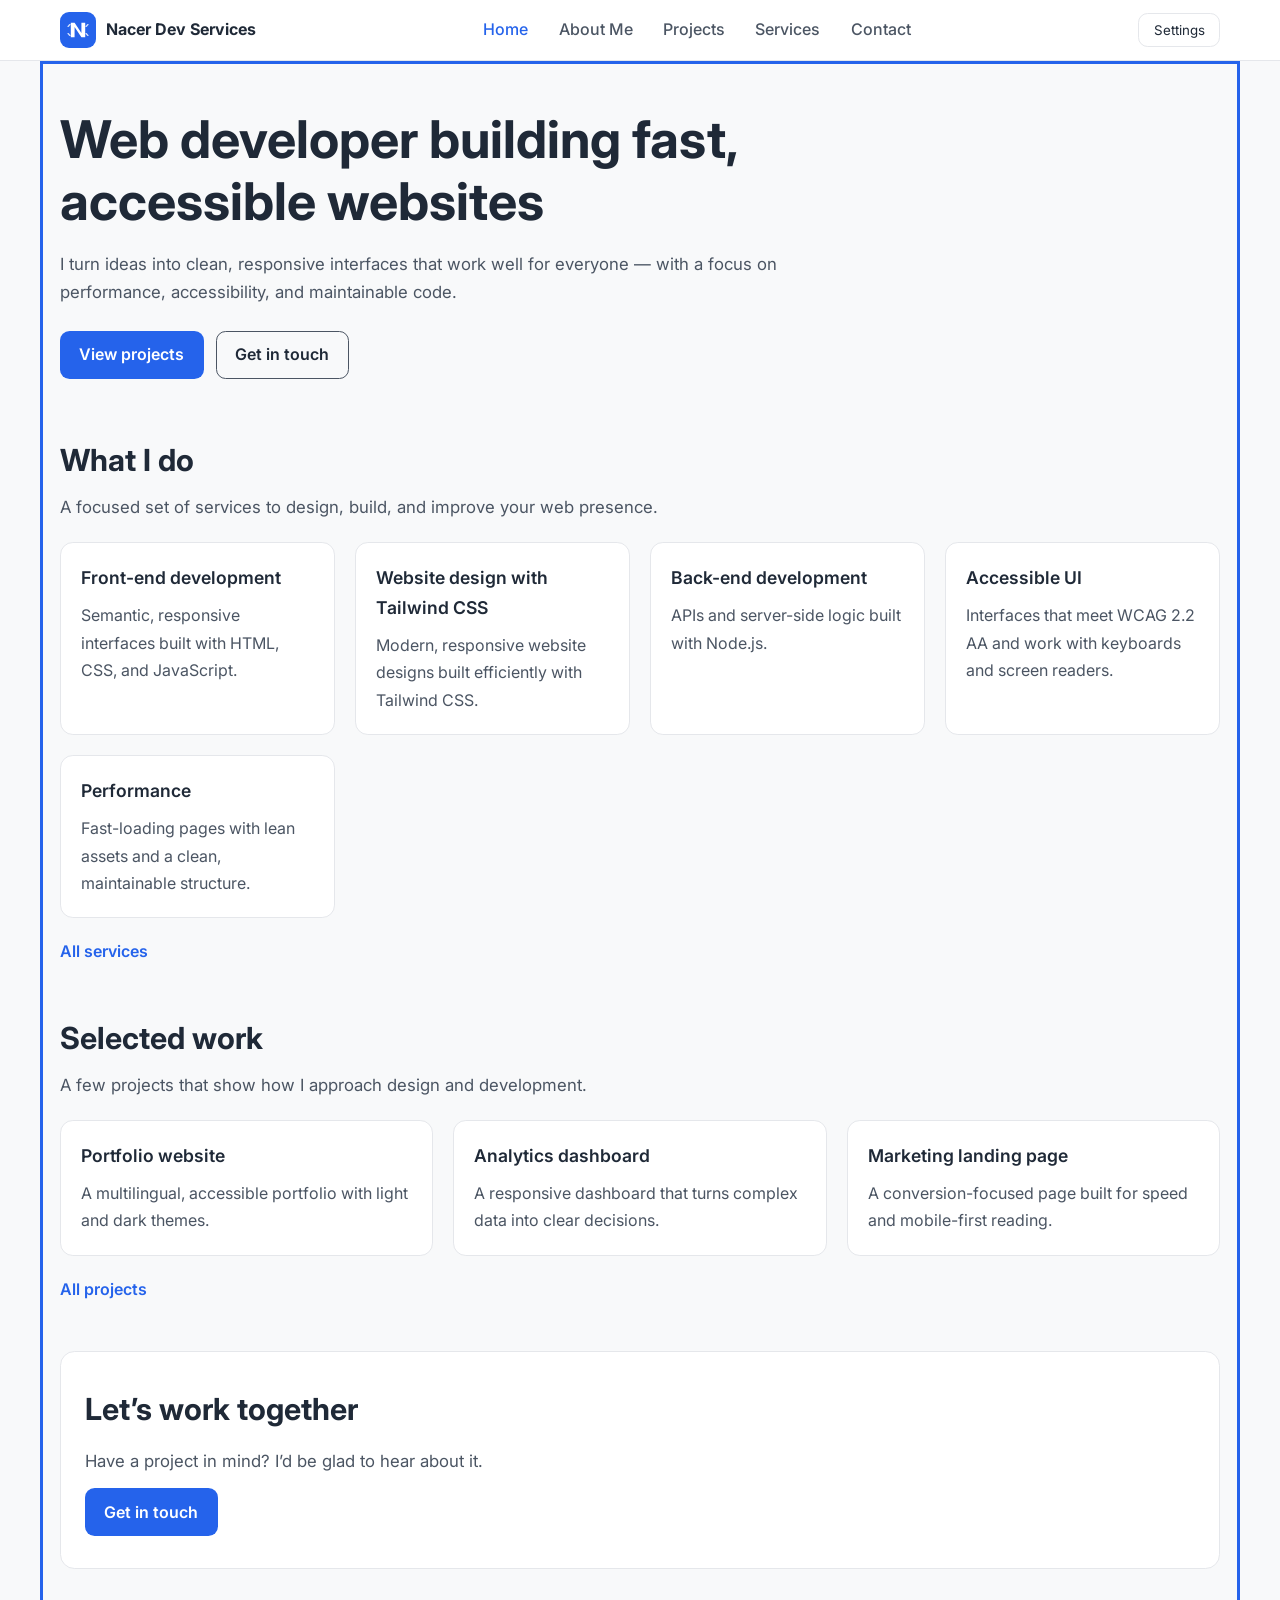
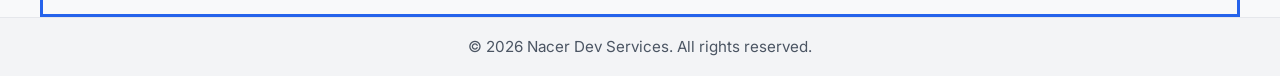
<file: index.html>
<!DOCTYPE html>
<html lang="en" dir="ltr">

<head>
  <meta charset="UTF-8">
  <meta name="viewport" content="width=device-width, initial-scale=1.0">
  <title>Nacer Dev Services | Frontend Web Developer</title>
  <meta property="og:type" content="website">
  <meta property="og:site_name" content="Nacer Dev Services">
  <meta property="og:title" content="Nacer Dev Services | Frontend Web Developer">
  <meta name="twitter:card" content="summary">
  <meta name="twitter:title" content="Nacer Dev Services | Frontend Web Developer">
  <link rel="preconnect" href="https://fonts.googleapis.com">
  <link rel="preconnect" href="https://fonts.gstatic.com" crossorigin>
  <link href="https://fonts.googleapis.com/css2?family=Inter:wght@400;500;600;700&family=Tajawal:wght@400;500;700&display=swap" rel="stylesheet">
  <link rel="stylesheet" href="style.css">
</head>

<body data-page="home">
  <!-- رابط التخطي إلى المحتوى الرئيسي (WCAG 2.4.1) -->
  <a class="skip-link" href="#main-content" data-i18n="skipToContent">Skip to main content</a>

  <!-- الهيدر المشترك -->
  <header class="site-header" id="site-header">
    <div class="header-container">
      <div class="header-left">
        <button class="menu-toggle" id="menu-toggle" type="button" aria-expanded="false" aria-controls="sidebar" data-i18n-aria-label="openMenu">
          <span class="menu-toggle-bar"></span>
          <span class="menu-toggle-bar"></span>
          <span class="menu-toggle-bar"></span>
        </button>
        <a class="site-logo" href="index.html" data-i18n-aria-label="logoLabel" aria-label="Nacer Dev Services">
          <svg class="site-logo-svg" width="40" height="40" viewBox="0 0 40 40" fill="none" xmlns="http://www.w3.org/2000/svg" aria-hidden="true">
            <rect width="40" height="40" rx="10" fill="var(--accent)"/>
            <path d="M12 28V12H16.2L23.8 23.2V12H28V28H23.8L16.2 16.8V28H12Z" fill="var(--accent-contrast)"/>
            <path d="M9 16L11 14M9 24L11 26M29 16L31 14M29 24L31 26" stroke="var(--accent-contrast)" stroke-width="1.5" stroke-linecap="round" opacity="0.8"/>
            <path d="M14 19H15M25 19H26" stroke="var(--accent-contrast)" stroke-width="1.5" stroke-linecap="round"/>
          </svg>
          <span class="site-logo-text">Nacer Dev Services</span>
        </a>
      </div>
      <nav class="nav-desktop" aria-label="Main navigation">
        <ul class="nav-desktop-list">
          <li class="nav-desktop-item">
            <a class="nav-desktop-link is-active" href="index.html" data-page="home" data-i18n="navHome">Home</a>
          </li>
          <li class="nav-desktop-item">
            <a class="nav-desktop-link" href="about.html" data-page="about" data-i18n="navAbout">About Me</a>
          </li>
          <li class="nav-desktop-item">
            <a class="nav-desktop-link" href="projects.html" data-page="projects" data-i18n="navProjects">Projects</a>
          </li>
          <li class="nav-desktop-item">
            <a class="nav-desktop-link" href="services.html" data-page="services" data-i18n="navServices">Services</a>
          </li>
          <li class="nav-desktop-item">
            <a class="nav-desktop-link" href="contact.html" data-page="contact" data-i18n="navContact">Contact</a>
          </li>
        </ul>
      </nav>
      <div class="header-actions">
        <div class="settings-dropdown" id="settings-dropdown">
          <button class="settings-toggle" id="settings-toggle" type="button" aria-expanded="false" aria-controls="settings-panel" data-i18n="settingsTitle">
            <svg class="settings-toggle-icon" width="18" height="18" viewBox="0 0 24 24" fill="none" stroke="currentColor" stroke-width="2" stroke-linecap="round" stroke-linejoin="round" aria-hidden="true">
              <circle cx="12" cy="12" r="3"></circle>
              <path d="M19.4 15a1.65 1.65 0 0 0 .33 1.82l.06.06a2 2 0 0 1 0 2.83 2 2 0 0 1-2.83 0l-.06-.06a1.65 1.65 0 0 0-1.82-.33 1.65 1.65 0 0 0-1 1.51V21a2 2 0 0 1-2 2 2 2 0 0 1-2-2v-.09A1.65 1.65 0 0 0 9 19.4a1.65 1.65 0 0 0-1.82.33l-.06.06a2 2 0 0 1-2.83 0 2 2 0 0 1 0-2.83l.06-.06a1.65 1.65 0 0 0 .33-1.82 1.65 1.65 0 0 0-1.51-1H3a2 2 0 0 1-2-2 2 2 0 0 1 2-2h.09A1.65 1.65 0 0 0 4.6 9a1.65 1.65 0 0 0-.33-1.82l-.06-.06a2 2 0 0 1 0-2.83 2 2 0 0 1 2.83 0l.06.06a1.65 1.65 0 0 0 1.82.33H9a1.65 1.65 0 0 0 1-1.51V3a2 2 0 0 1 2-2 2 2 0 0 1 2 2v.09a1.65 1.65 0 0 0 1 1.51 1.65 1.65 0 0 0 1.82-.33l.06-.06a2 2 0 0 1 2.83 0 2 2 0 0 1 0 2.83l-.06.06a1.65 1.65 0 0 0-.33 1.82V9a1.65 1.65 0 0 0 1.51 1H21a2 2 0 0 1 2 2 2 2 0 0 1-2 2h-.09a1.65 1.65 0 0 0-1.51 1z"></path>
            </svg>
            <span data-i18n="settingsTitle">Settings</span>
          </button>
          <div class="settings-panel" id="settings-panel" role="group" aria-labelledby="settings-panel-title">
            <div class="settings-panel-header">
              <span class="settings-panel-title" id="settings-panel-title" data-i18n="settingsTitle">Settings</span>
              <button class="settings-panel-close" id="settings-panel-close" type="button" data-i18n-aria-label="closeSettings">
                <span aria-hidden="true">&times;</span>
              </button>
            </div>
            <div class="settings-panel-section">
              <span class="settings-panel-label" data-i18n="appearance">Appearance</span>
              <div class="theme-toggle-group" role="group" data-i18n-aria-label="appearance">
                <button class="theme-option is-active" type="button" data-theme="light" aria-pressed="true" data-i18n="light">Light Mode</button>
                <button class="theme-option" type="button" data-theme="dark" aria-pressed="false" data-i18n="dark">Dark Mode</button>
              </div>
            </div>
            <div class="settings-panel-section">
              <label class="settings-panel-label" for="font-size-select-header" data-i18n="fontSize">Font size</label>
              <select class="language-select font-size-select" id="font-size-select-header" data-i18n-aria-label="fontSize">
                <option value="0.9" data-i18n="fontSizeSmall">Small</option>
                <option value="1" selected data-i18n="fontSizeNormal">Normal</option>
                <option value="1.1" data-i18n="fontSizeLarge">Large</option>
                <option value="1.2" data-i18n="fontSizeExtraLarge">Extra large</option>
              </select>
            </div>
            <div class="settings-panel-section">
              <label class="settings-panel-label" for="language-select-header" data-i18n="language">Language</label>
              <select class="language-select" id="language-select-header" data-i18n-aria-label="languageSelect">
                <option value="en" selected>English</option>
                <option value="ar">العربية</option>
                <option value="fr">Français</option>
              </select>
            </div>
          </div>
        </div>
      </div>
    </div>
  </header>

  <!-- القائمة الجانبية (تظهر فقط على الشاشات الصغيرة) -->
  <aside class="sidebar" id="sidebar" aria-hidden="true">
    <div class="sidebar-overlay" id="sidebar-overlay"></div>
    <div class="sidebar-panel" role="dialog" aria-modal="true" aria-labelledby="sidebar-title">
      <div class="sidebar-header">
        <span class="sidebar-title" id="sidebar-title" data-i18n="menuTitle">Menu</span>
        <button class="sidebar-close" id="sidebar-close" type="button" data-i18n-aria-label="closeMenu">
          <span aria-hidden="true">&times;</span>
        </button>
      </div>
      <nav class="sidebar-nav" aria-label="Main navigation">
        <ul class="nav-list">
          <li class="nav-item">
            <a class="nav-link is-active" href="index.html" data-page="home" data-i18n="navHome">Home</a>
          </li>
          <li class="nav-item">
            <a class="nav-link" href="about.html" data-page="about" data-i18n="navAbout">About Me</a>
          </li>
          <li class="nav-item">
            <a class="nav-link" href="projects.html" data-page="projects" data-i18n="navProjects">Projects</a>
          </li>
          <li class="nav-item">
            <a class="nav-link" href="services.html" data-page="services" data-i18n="navServices">Services</a>
          </li>
          <li class="nav-item">
            <a class="nav-link" href="contact.html" data-page="contact" data-i18n="navContact">Contact</a>
          </li>
        </ul>
      </nav>
      <section class="sidebar-settings" aria-label="Site settings">
        <h2 class="settings-title" data-i18n="settingsTitle">Settings</h2>
        <div class="settings-group">
          <span class="settings-label" data-i18n="appearance">Appearance</span>
          <div class="theme-toggle-group" role="group" data-i18n-aria-label="appearance">
            <button class="theme-option is-active" type="button" data-theme="light" aria-pressed="true" data-i18n="light">Light Mode</button>
            <button class="theme-option" type="button" data-theme="dark" aria-pressed="false" data-i18n="dark">Dark Mode</button>
          </div>
        </div>
        <div class="settings-group">
          <label class="settings-label" for="font-size-select" data-i18n="fontSize">Font size</label>
          <select class="language-select font-size-select" id="font-size-select" data-i18n-aria-label="fontSize">
            <option value="0.9" data-i18n="fontSizeSmall">Small</option>
            <option value="1" selected data-i18n="fontSizeNormal">Normal</option>
            <option value="1.1" data-i18n="fontSizeLarge">Large</option>
            <option value="1.2" data-i18n="fontSizeExtraLarge">Extra large</option>
          </select>
        </div>
        <div class="settings-group">
          <label class="settings-label" for="language-select" data-i18n="language">Language</label>
          <select class="language-select" id="language-select" data-i18n-aria-label="languageSelect">
            <option value="en" selected>English</option>
            <option value="ar">العربية</option>
            <option value="fr">Français</option>
          </select>
        </div>
      </section>
    </div>
  </aside>

  <!-- المحتوى الرئيسي -->
  <main class="main-content home-main" id="main-content" tabindex="-1">
    <section class="hero" aria-labelledby="hero-title">
      <h1 class="hero-title" id="hero-title" data-i18n="homeHeroHeading">Web developer building fast, accessible websites</h1>
      <p class="hero-lead" data-i18n="homeHeroLead">I turn ideas into clean, responsive interfaces that work well for everyone — with a focus on performance, accessibility, and maintainable code.</p>
      <div class="hero-actions">
        <a class="button button-primary" href="projects.html" data-i18n="homeCtaProjects">View projects</a>
        <a class="button button-secondary" href="contact.html" data-i18n="homeCtaContact">Get in touch</a>
      </div>
    </section>

    <section class="home-section" aria-labelledby="home-services-title">
      <div class="section-header">
        <h2 class="section-title" id="home-services-title" data-i18n="homeServicesHeading">What I do</h2>
        <p class="section-lead" data-i18n="homeServicesLead">A focused set of services to design, build, and improve your web presence.</p>
      </div>
      <ul class="card-grid">
        <li class="card">
          <h3 class="card-title" data-i18n="homeServiceFrontendTitle">Front-end development</h3>
          <p class="card-text" data-i18n="homeServiceFrontendDesc">Semantic, responsive interfaces built with HTML, CSS, and JavaScript.</p>
        </li>
        <li class="card">
          <h3 class="card-title" data-i18n="homeServiceTailwindTitle">Website design with Tailwind CSS</h3>
          <p class="card-text" data-i18n="homeServiceTailwindDesc">Modern, responsive website designs built efficiently with Tailwind CSS.</p>
        </li>
        <li class="card">
          <h3 class="card-title" data-i18n="homeServiceBackendTitle">Back-end development</h3>
          <p class="card-text" data-i18n="homeServiceBackendDesc">APIs and server-side logic built with Node.js.</p>
        </li>
        <li class="card">
          <h3 class="card-title" data-i18n="homeServiceAccessibleTitle">Accessible UI</h3>
          <p class="card-text" data-i18n="homeServiceAccessibleDesc">Interfaces that meet WCAG 2.2 AA and work with keyboards and screen readers.</p>
        </li>
        <li class="card">
          <h3 class="card-title" data-i18n="homeServicePerformanceTitle">Performance</h3>
          <p class="card-text" data-i18n="homeServicePerformanceDesc">Fast-loading pages with lean assets and a clean, maintainable structure.</p>
        </li>
      </ul>
      <a class="text-link" href="services.html" data-i18n="homeAllServices">All services</a>
    </section>

    <section class="home-section" aria-labelledby="home-work-title">
      <div class="section-header">
        <h2 class="section-title" id="home-work-title" data-i18n="homeWorkHeading">Selected work</h2>
        <p class="section-lead" data-i18n="homeWorkLead">A few projects that show how I approach design and development.</p>
      </div>
      <ul class="card-grid">
        <li class="card">
          <h3 class="card-title" data-i18n="homeProject1Title">Portfolio website</h3>
          <p class="card-text" data-i18n="homeProject1Desc">A multilingual, accessible portfolio with light and dark themes.</p>
        </li>
        <li class="card">
          <h3 class="card-title" data-i18n="homeProject2Title">Analytics dashboard</h3>
          <p class="card-text" data-i18n="homeProject2Desc">A responsive dashboard that turns complex data into clear decisions.</p>
        </li>
        <li class="card">
          <h3 class="card-title" data-i18n="homeProject3Title">Marketing landing page</h3>
          <p class="card-text" data-i18n="homeProject3Desc">A conversion-focused page built for speed and mobile-first reading.</p>
        </li>
      </ul>
      <a class="text-link" href="projects.html" data-i18n="homeAllProjects">All projects</a>
    </section>

    <section class="cta-section" aria-labelledby="home-cta-title">
      <h2 class="section-title" id="home-cta-title" data-i18n="homeCtaHeading">Let’s work together</h2>
      <p class="section-lead" data-i18n="homeCtaLead">Have a project in mind? I’d be glad to hear about it.</p>
      <a class="button button-primary" href="contact.html" data-i18n="homeCtaContact">Get in touch</a>
    </section>
  </main>

  <!-- الفوتر المشترك -->
  <footer class="site-footer" id="site-footer">
    <div class="footer-container">
      <p class="footer-copy">&copy; 2026 Nacer Dev Services. All rights reserved.</p>
    </div>
  </footer>

  <script src="js.js" defer></script>
</body>

</html>
</file>
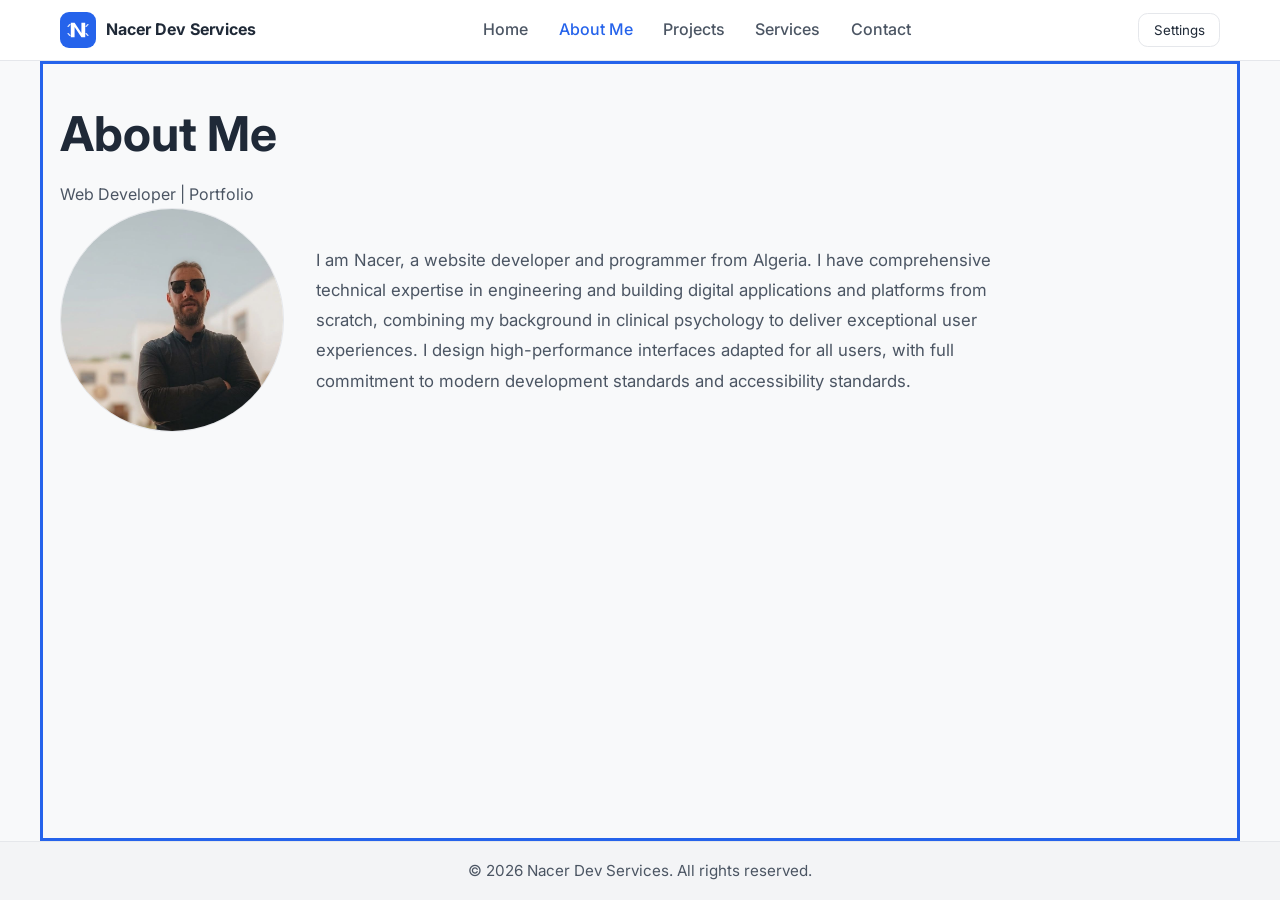
<file: about.html>
<!DOCTYPE html>
<html lang="en" dir="ltr">

<head>
  <meta charset="UTF-8">
  <meta name="viewport" content="width=device-width, initial-scale=1.0">
  <title>About Nacer | Nacer Dev Services</title>
  <meta property="og:type" content="website">
  <meta property="og:site_name" content="Nacer Dev Services">
  <meta property="og:title" content="About Nacer | Nacer Dev Services">
  <meta name="twitter:card" content="summary">
  <meta name="twitter:title" content="About Nacer | Nacer Dev Services">
  <link rel="preconnect" href="https://fonts.googleapis.com">
  <link rel="preconnect" href="https://fonts.gstatic.com" crossorigin>
  <link href="https://fonts.googleapis.com/css2?family=Inter:wght@400;500;600;700&family=Tajawal:wght@400;500;700&display=swap" rel="stylesheet">
  <link rel="stylesheet" href="style.css">
</head>

<body data-page="about">
  <!-- رابط التخطي إلى المحتوى الرئيسي (WCAG 2.4.1) -->
  <a class="skip-link" href="#main-content" data-i18n="skipToContent">Skip to main content</a>

  <!-- الهيدر المشترك -->
  <header class="site-header" id="site-header">
    <div class="header-container">
      <div class="header-left">
        <button class="menu-toggle" id="menu-toggle" type="button" aria-expanded="false" aria-controls="sidebar" data-i18n-aria-label="openMenu">
          <span class="menu-toggle-bar"></span>
          <span class="menu-toggle-bar"></span>
          <span class="menu-toggle-bar"></span>
        </button>
        <a class="site-logo" href="index.html" data-i18n-aria-label="logoLabel" aria-label="Nacer Dev Services">
          <svg class="site-logo-svg" width="40" height="40" viewBox="0 0 40 40" fill="none" xmlns="http://www.w3.org/2000/svg" aria-hidden="true">
            <rect width="40" height="40" rx="10" fill="var(--accent)"/>
            <path d="M12 28V12H16.2L23.8 23.2V12H28V28H23.8L16.2 16.8V28H12Z" fill="var(--accent-contrast)"/>
            <path d="M9 16L11 14M9 24L11 26M29 16L31 14M29 24L31 26" stroke="var(--accent-contrast)" stroke-width="1.5" stroke-linecap="round" opacity="0.8"/>
            <path d="M14 19H15M25 19H26" stroke="var(--accent-contrast)" stroke-width="1.5" stroke-linecap="round"/>
          </svg>
          <span class="site-logo-text">Nacer Dev Services</span>
        </a>
      </div>
      <nav class="nav-desktop" aria-label="Main navigation">
        <ul class="nav-desktop-list">
          <li class="nav-desktop-item">
            <a class="nav-desktop-link" href="index.html" data-page="home" data-i18n="navHome">Home</a>
          </li>
          <li class="nav-desktop-item">
            <a class="nav-desktop-link is-active" href="about.html" data-page="about" data-i18n="navAbout">About Me</a>
          </li>
          <li class="nav-desktop-item">
            <a class="nav-desktop-link" href="projects.html" data-page="projects" data-i18n="navProjects">Projects</a>
          </li>
          <li class="nav-desktop-item">
            <a class="nav-desktop-link" href="services.html" data-page="services" data-i18n="navServices">Services</a>
          </li>
          <li class="nav-desktop-item">
            <a class="nav-desktop-link" href="contact.html" data-page="contact" data-i18n="navContact">Contact</a>
          </li>
        </ul>
      </nav>
      <div class="header-actions">
        <div class="settings-dropdown" id="settings-dropdown">
          <button class="settings-toggle" id="settings-toggle" type="button" aria-expanded="false" aria-controls="settings-panel" data-i18n="settingsTitle">
            <svg class="settings-toggle-icon" width="18" height="18" viewBox="0 0 24 24" fill="none" stroke="currentColor" stroke-width="2" stroke-linecap="round" stroke-linejoin="round" aria-hidden="true">
              <circle cx="12" cy="12" r="3"></circle>
              <path d="M19.4 15a1.65 1.65 0 0 0 .33 1.82l.06.06a2 2 0 0 1 0 2.83 2 2 0 0 1-2.83 0l-.06-.06a1.65 1.65 0 0 0-1.82-.33 1.65 1.65 0 0 0-1 1.51V21a2 2 0 0 1-2 2 2 2 0 0 1-2-2v-.09A1.65 1.65 0 0 0 9 19.4a1.65 1.65 0 0 0-1.82.33l-.06.06a2 2 0 0 1-2.83 0 2 2 0 0 1 0-2.83l.06-.06a1.65 1.65 0 0 0 .33-1.82 1.65 1.65 0 0 0-1.51-1H3a2 2 0 0 1-2-2 2 2 0 0 1 2-2h.09A1.65 1.65 0 0 0 4.6 9a1.65 1.65 0 0 0-.33-1.82l-.06-.06a2 2 0 0 1 0-2.83 2 2 0 0 1 2.83 0l.06.06a1.65 1.65 0 0 0 1.82.33H9a1.65 1.65 0 0 0 1-1.51V3a2 2 0 0 1 2-2 2 2 0 0 1 2 2v.09a1.65 1.65 0 0 0 1 1.51 1.65 1.65 0 0 0 1.82-.33l.06-.06a2 2 0 0 1 2.83 0 2 2 0 0 1 0 2.83l-.06.06a1.65 1.65 0 0 0-.33 1.82V9a1.65 1.65 0 0 0 1.51 1H21a2 2 0 0 1 2 2 2 2 0 0 1-2 2h-.09a1.65 1.65 0 0 0-1.51 1z"></path>
            </svg>
            <span data-i18n="settingsTitle">Settings</span>
          </button>
          <div class="settings-panel" id="settings-panel" role="group" aria-labelledby="settings-panel-title">
            <div class="settings-panel-header">
              <span class="settings-panel-title" id="settings-panel-title" data-i18n="settingsTitle">Settings</span>
              <button class="settings-panel-close" id="settings-panel-close" type="button" data-i18n-aria-label="closeSettings">
                <span aria-hidden="true">&times;</span>
              </button>
            </div>
            <div class="settings-panel-section">
              <span class="settings-panel-label" data-i18n="appearance">Appearance</span>
              <div class="theme-toggle-group" role="group" data-i18n-aria-label="appearance">
                <button class="theme-option is-active" type="button" data-theme="light" aria-pressed="true" data-i18n="light">Light Mode</button>
                <button class="theme-option" type="button" data-theme="dark" aria-pressed="false" data-i18n="dark">Dark Mode</button>
              </div>
            </div>
            <div class="settings-panel-section">
              <label class="settings-panel-label" for="font-size-select-header" data-i18n="fontSize">Font size</label>
              <select class="language-select font-size-select" id="font-size-select-header" data-i18n-aria-label="fontSize">
                <option value="0.9" data-i18n="fontSizeSmall">Small</option>
                <option value="1" selected data-i18n="fontSizeNormal">Normal</option>
                <option value="1.1" data-i18n="fontSizeLarge">Large</option>
                <option value="1.2" data-i18n="fontSizeExtraLarge">Extra large</option>
              </select>
            </div>
            <div class="settings-panel-section">
              <label class="settings-panel-label" for="language-select-header" data-i18n="language">Language</label>
              <select class="language-select" id="language-select-header" data-i18n-aria-label="languageSelect">
                <option value="en" selected>English</option>
                <option value="ar">العربية</option>
                <option value="fr">Français</option>
              </select>
            </div>
          </div>
        </div>
      </div>
    </div>
  </header>

  <!-- القائمة الجانبية (تظهر فقط على الشاشات الصغيرة) -->
  <aside class="sidebar" id="sidebar" aria-hidden="true">
    <div class="sidebar-overlay" id="sidebar-overlay"></div>
    <div class="sidebar-panel" role="dialog" aria-modal="true" aria-labelledby="sidebar-title">
      <div class="sidebar-header">
        <span class="sidebar-title" id="sidebar-title" data-i18n="menuTitle">Menu</span>
        <button class="sidebar-close" id="sidebar-close" type="button" data-i18n-aria-label="closeMenu">
          <span aria-hidden="true">&times;</span>
        </button>
      </div>
      <nav class="sidebar-nav" aria-label="Main navigation">
        <ul class="nav-list">
          <li class="nav-item">
            <a class="nav-link" href="index.html" data-page="home" data-i18n="navHome">Home</a>
          </li>
          <li class="nav-item">
            <a class="nav-link is-active" href="about.html" data-page="about" data-i18n="navAbout">About Me</a>
          </li>
          <li class="nav-item">
            <a class="nav-link" href="projects.html" data-page="projects" data-i18n="navProjects">Projects</a>
          </li>
          <li class="nav-item">
            <a class="nav-link" href="services.html" data-page="services" data-i18n="navServices">Services</a>
          </li>
          <li class="nav-item">
            <a class="nav-link" href="contact.html" data-page="contact" data-i18n="navContact">Contact</a>
          </li>
        </ul>
      </nav>
      <section class="sidebar-settings" aria-label="Site settings">
        <h2 class="settings-title" data-i18n="settingsTitle">Settings</h2>
        <div class="settings-group">
          <span class="settings-label" data-i18n="appearance">Appearance</span>
          <div class="theme-toggle-group" role="group" data-i18n-aria-label="appearance">
            <button class="theme-option is-active" type="button" data-theme="light" aria-pressed="true" data-i18n="light">Light Mode</button>
            <button class="theme-option" type="button" data-theme="dark" aria-pressed="false" data-i18n="dark">Dark Mode</button>
          </div>
        </div>
        <div class="settings-group">
          <label class="settings-label" for="font-size-select" data-i18n="fontSize">Font size</label>
          <select class="language-select font-size-select" id="font-size-select" data-i18n-aria-label="fontSize">
            <option value="0.9" data-i18n="fontSizeSmall">Small</option>
            <option value="1" selected data-i18n="fontSizeNormal">Normal</option>
            <option value="1.1" data-i18n="fontSizeLarge">Large</option>
            <option value="1.2" data-i18n="fontSizeExtraLarge">Extra large</option>
          </select>
        </div>
        <div class="settings-group">
          <label class="settings-label" for="language-select" data-i18n="language">Language</label>
          <select class="language-select" id="language-select" data-i18n-aria-label="languageSelect">
            <option value="en" selected>English</option>
            <option value="ar">العربية</option>
            <option value="fr">Français</option>
          </select>
        </div>
      </section>
    </div>
  </aside>

  <!-- المحتوى الرئيسي -->
  <main class="main-content" id="main-content" tabindex="-1">
    <section class="about-section" aria-labelledby="about-title">
      <div class="container">
        <header class="about-header">
          <h1 class="about-title" id="about-title" data-i18n="aboutTitle">About Me</h1>
          <p class="about-subtitle" data-i18n="aboutSubtitle">Web Developer | Portfolio</p>
        </header>
        <div class="about-body">
          <div class="about-layout">
            <img class="about-photo" src="profile.jpg" alt="صورة لصاحب الموقع يرتدي نظارات وقميص أسود" data-i18n-alt="aboutPhotoAlt" width="814" height="1140" decoding="async">
            <p class="about-text" data-i18n="aboutIntro">I am Nacer, a website developer and programmer from Algeria. I have comprehensive technical expertise in engineering and building digital applications and platforms from scratch, combining my background in clinical psychology to deliver exceptional user experiences. I design high-performance interfaces adapted for all users, with full commitment to modern development standards and accessibility standards.</p>
          </div>
        </div>
      </div>
    </section>
  </main>

  <!-- الفوتر المشترك -->
  <footer class="site-footer" id="site-footer">
    <div class="footer-container">
      <p class="footer-copy">&copy; 2026 Nacer Dev Services. All rights reserved.</p>
    </div>
  </footer>

  <script src="js.js" defer></script>
</body>

</html>
</file>
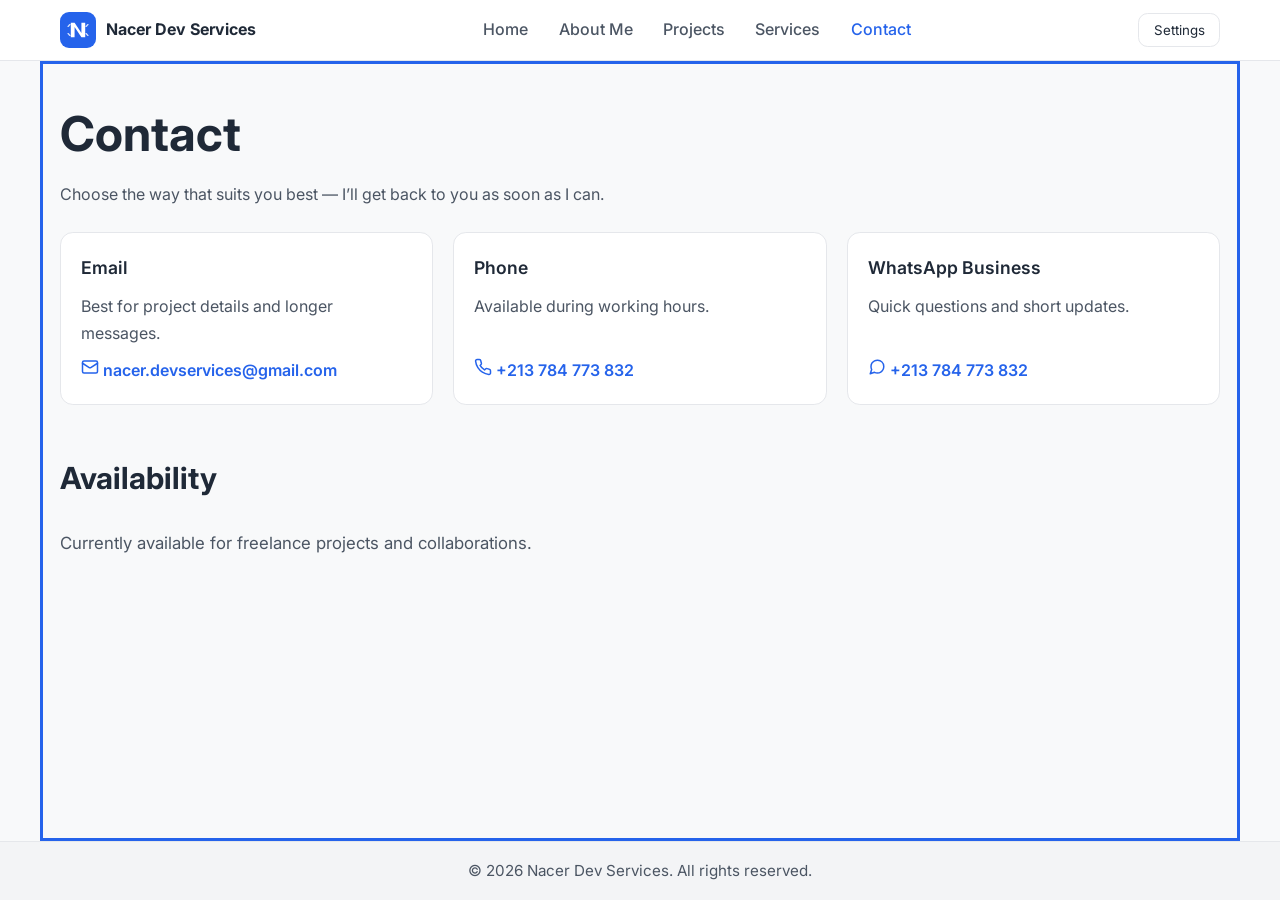
<file: contact.html>
<!DOCTYPE html>
<html lang="en" dir="ltr">

<head>
  <meta charset="UTF-8">
  <meta name="viewport" content="width=device-width, initial-scale=1.0">
  <title>Contact | Nacer Dev Services</title>
  <meta property="og:type" content="website">
  <meta property="og:site_name" content="Nacer Dev Services">
  <meta property="og:title" content="Contact | Nacer Dev Services">
  <meta name="twitter:card" content="summary">
  <meta name="twitter:title" content="Contact | Nacer Dev Services">
  <link rel="preconnect" href="https://fonts.googleapis.com">
  <link rel="preconnect" href="https://fonts.gstatic.com" crossorigin>
  <link href="https://fonts.googleapis.com/css2?family=Inter:wght@400;500;600;700&family=Tajawal:wght@400;500;700&display=swap" rel="stylesheet">
  <link rel="stylesheet" href="style.css">
</head>

<body data-page="contact">
  <!-- رابط التخطي إلى المحتوى الرئيسي (WCAG 2.4.1) -->
  <a class="skip-link" href="#main-content" data-i18n="skipToContent">Skip to main content</a>

  <!-- الهيدر المشترك -->
  <header class="site-header" id="site-header">
    <div class="header-container">
      <div class="header-left">
        <button class="menu-toggle" id="menu-toggle" type="button" aria-expanded="false" aria-controls="sidebar" data-i18n-aria-label="openMenu">
          <span class="menu-toggle-bar"></span>
          <span class="menu-toggle-bar"></span>
          <span class="menu-toggle-bar"></span>
        </button>
        <a class="site-logo" href="index.html" data-i18n-aria-label="logoLabel" aria-label="Nacer Dev Services">
          <svg class="site-logo-svg" width="40" height="40" viewBox="0 0 40 40" fill="none" xmlns="http://www.w3.org/2000/svg" aria-hidden="true">
            <rect width="40" height="40" rx="10" fill="var(--accent)"/>
            <path d="M12 28V12H16.2L23.8 23.2V12H28V28H23.8L16.2 16.8V28H12Z" fill="var(--accent-contrast)"/>
            <path d="M9 16L11 14M9 24L11 26M29 16L31 14M29 24L31 26" stroke="var(--accent-contrast)" stroke-width="1.5" stroke-linecap="round" opacity="0.8"/>
            <path d="M14 19H15M25 19H26" stroke="var(--accent-contrast)" stroke-width="1.5" stroke-linecap="round"/>
          </svg>
          <span class="site-logo-text">Nacer Dev Services</span>
        </a>
      </div>
      <nav class="nav-desktop" aria-label="Main navigation">
        <ul class="nav-desktop-list">
          <li class="nav-desktop-item">
            <a class="nav-desktop-link" href="index.html" data-page="home" data-i18n="navHome">Home</a>
          </li>
          <li class="nav-desktop-item">
            <a class="nav-desktop-link" href="about.html" data-page="about" data-i18n="navAbout">About Me</a>
          </li>
          <li class="nav-desktop-item">
            <a class="nav-desktop-link" href="projects.html" data-page="projects" data-i18n="navProjects">Projects</a>
          </li>
          <li class="nav-desktop-item">
            <a class="nav-desktop-link" href="services.html" data-page="services" data-i18n="navServices">Services</a>
          </li>
          <li class="nav-desktop-item">
            <a class="nav-desktop-link is-active" href="contact.html" data-page="contact" data-i18n="navContact">Contact</a>
          </li>
        </ul>
      </nav>
      <div class="header-actions">
        <div class="settings-dropdown" id="settings-dropdown">
          <button class="settings-toggle" id="settings-toggle" type="button" aria-expanded="false" aria-controls="settings-panel" data-i18n="settingsTitle">
            <svg class="settings-toggle-icon" width="18" height="18" viewBox="0 0 24 24" fill="none" stroke="currentColor" stroke-width="2" stroke-linecap="round" stroke-linejoin="round" aria-hidden="true">
              <circle cx="12" cy="12" r="3"></circle>
              <path d="M19.4 15a1.65 1.65 0 0 0 .33 1.82l.06.06a2 2 0 0 1 0 2.83 2 2 0 0 1-2.83 0l-.06-.06a1.65 1.65 0 0 0-1.82-.33 1.65 1.65 0 0 0-1 1.51V21a2 2 0 0 1-2 2 2 2 0 0 1-2-2v-.09A1.65 1.65 0 0 0 9 19.4a1.65 1.65 0 0 0-1.82.33l-.06.06a2 2 0 0 1-2.83 0 2 2 0 0 1 0-2.83l.06-.06a1.65 1.65 0 0 0 .33-1.82 1.65 1.65 0 0 0-1.51-1H3a2 2 0 0 1-2-2 2 2 0 0 1 2-2h.09A1.65 1.65 0 0 0 4.6 9a1.65 1.65 0 0 0-.33-1.82l-.06-.06a2 2 0 0 1 0-2.83 2 2 0 0 1 2.83 0l.06.06a1.65 1.65 0 0 0 1.82.33H9a1.65 1.65 0 0 0 1-1.51V3a2 2 0 0 1 2-2 2 2 0 0 1 2 2v.09a1.65 1.65 0 0 0 1 1.51 1.65 1.65 0 0 0 1.82-.33l.06-.06a2 2 0 0 1 2.83 0 2 2 0 0 1 0 2.83l-.06.06a1.65 1.65 0 0 0-.33 1.82V9a1.65 1.65 0 0 0 1.51 1H21a2 2 0 0 1 2 2 2 2 0 0 1-2 2h-.09a1.65 1.65 0 0 0-1.51 1z"></path>
            </svg>
            <span data-i18n="settingsTitle">Settings</span>
          </button>
          <div class="settings-panel" id="settings-panel" role="group" aria-labelledby="settings-panel-title">
            <div class="settings-panel-header">
              <span class="settings-panel-title" id="settings-panel-title" data-i18n="settingsTitle">Settings</span>
              <button class="settings-panel-close" id="settings-panel-close" type="button" data-i18n-aria-label="closeSettings">
                <span aria-hidden="true">&times;</span>
              </button>
            </div>
            <div class="settings-panel-section">
              <span class="settings-panel-label" data-i18n="appearance">Appearance</span>
              <div class="theme-toggle-group" role="group" data-i18n-aria-label="appearance">
                <button class="theme-option is-active" type="button" data-theme="light" aria-pressed="true" data-i18n="light">Light Mode</button>
                <button class="theme-option" type="button" data-theme="dark" aria-pressed="false" data-i18n="dark">Dark Mode</button>
              </div>
            </div>
            <div class="settings-panel-section">
              <label class="settings-panel-label" for="font-size-select-header" data-i18n="fontSize">Font size</label>
              <select class="language-select font-size-select" id="font-size-select-header" data-i18n-aria-label="fontSize">
                <option value="0.9" data-i18n="fontSizeSmall">Small</option>
                <option value="1" selected data-i18n="fontSizeNormal">Normal</option>
                <option value="1.1" data-i18n="fontSizeLarge">Large</option>
                <option value="1.2" data-i18n="fontSizeExtraLarge">Extra large</option>
              </select>
            </div>
            <div class="settings-panel-section">
              <label class="settings-panel-label" for="language-select-header" data-i18n="language">Language</label>
              <select class="language-select" id="language-select-header" data-i18n-aria-label="languageSelect">
                <option value="en" selected>English</option>
                <option value="ar">العربية</option>
                <option value="fr">Français</option>
              </select>
            </div>
          </div>
        </div>
      </div>
    </div>
  </header>

  <!-- القائمة الجانبية (تظهر فقط على الشاشات الصغيرة) -->
  <aside class="sidebar" id="sidebar" aria-hidden="true">
    <div class="sidebar-overlay" id="sidebar-overlay"></div>
    <div class="sidebar-panel" role="dialog" aria-modal="true" aria-labelledby="sidebar-title">
      <div class="sidebar-header">
        <span class="sidebar-title" id="sidebar-title" data-i18n="menuTitle">Menu</span>
        <button class="sidebar-close" id="sidebar-close" type="button" data-i18n-aria-label="closeMenu">
          <span aria-hidden="true">&times;</span>
        </button>
      </div>
      <nav class="sidebar-nav" aria-label="Main navigation">
        <ul class="nav-list">
          <li class="nav-item">
            <a class="nav-link" href="index.html" data-page="home" data-i18n="navHome">Home</a>
          </li>
          <li class="nav-item">
            <a class="nav-link" href="about.html" data-page="about" data-i18n="navAbout">About Me</a>
          </li>
          <li class="nav-item">
            <a class="nav-link" href="projects.html" data-page="projects" data-i18n="navProjects">Projects</a>
          </li>
          <li class="nav-item">
            <a class="nav-link" href="services.html" data-page="services" data-i18n="navServices">Services</a>
          </li>
          <li class="nav-item">
            <a class="nav-link is-active" href="contact.html" data-page="contact" data-i18n="navContact">Contact</a>
          </li>
        </ul>
      </nav>
      <section class="sidebar-settings" aria-label="Site settings">
        <h2 class="settings-title" data-i18n="settingsTitle">Settings</h2>
        <div class="settings-group">
          <span class="settings-label" data-i18n="appearance">Appearance</span>
          <div class="theme-toggle-group" role="group" data-i18n-aria-label="appearance">
            <button class="theme-option is-active" type="button" data-theme="light" aria-pressed="true" data-i18n="light">Light Mode</button>
            <button class="theme-option" type="button" data-theme="dark" aria-pressed="false" data-i18n="dark">Dark Mode</button>
          </div>
        </div>
        <div class="settings-group">
          <label class="settings-label" for="font-size-select" data-i18n="fontSize">Font size</label>
          <select class="language-select font-size-select" id="font-size-select" data-i18n-aria-label="fontSize">
            <option value="0.9" data-i18n="fontSizeSmall">Small</option>
            <option value="1" selected data-i18n="fontSizeNormal">Normal</option>
            <option value="1.1" data-i18n="fontSizeLarge">Large</option>
            <option value="1.2" data-i18n="fontSizeExtraLarge">Extra large</option>
          </select>
        </div>
        <div class="settings-group">
          <label class="settings-label" for="language-select" data-i18n="language">Language</label>
          <select class="language-select" id="language-select" data-i18n-aria-label="languageSelect">
            <option value="en" selected>English</option>
            <option value="ar">العربية</option>
            <option value="fr">Français</option>
          </select>
        </div>
      </section>
    </div>
  </aside>

  <!-- المحتوى الرئيسي -->
  <main class="main-content page-main" id="main-content" tabindex="-1">
    <section class="page-section" aria-labelledby="contact-title">
      <header class="page-header">
        <h1 class="page-title" id="contact-title" data-i18n="contactTitle">Contact</h1>
        <p class="page-subtitle" data-i18n="contactSubtitle">Choose the way that suits you best — I’ll get back to you as soon as I can.</p>
      </header>
      <ul class="card-grid">
        <li class="card">
          <h2 class="card-title" data-i18n="contactEmailLabel">Email</h2>
          <p class="card-text" data-i18n="contactEmailDesc">Best for project details and longer messages.</p>
          <a id="contact-email" class="contact-link" href="#" dir="ltr" data-user="nacer.devservices" data-domain="gmail" data-tld="com" rel="nofollow">
            <svg class="contact-link-icon" width="18" height="18" viewBox="0 0 24 24" fill="none" stroke="currentColor" stroke-width="2" stroke-linecap="round" stroke-linejoin="round" aria-hidden="true">
              <rect width="20" height="16" x="2" y="4" rx="2"></rect>
              <path d="m22 7-8.97 5.7a1.94 1.94 0 0 1-2.06 0L2 7"></path>
            </svg>
            <span class="email-text">[عرض البريد الإلكتروني]</span>
          </a>
          <noscript>
            <span class="contact-link" dir="ltr">nacer.devservices [at] gmail [dot] com</span>
          </noscript>
        </li>
        <li class="card">
          <h2 class="card-title" data-i18n="contactPhoneLabel">Phone</h2>
          <p class="card-text" data-i18n="contactPhoneDesc">Available during working hours.</p>
          <a class="contact-link" href="tel:+213784773832" dir="ltr">
            <svg class="contact-link-icon" width="18" height="18" viewBox="0 0 24 24" fill="none" stroke="currentColor" stroke-width="2" stroke-linecap="round" stroke-linejoin="round" aria-hidden="true">
              <path d="M22 16.92v3a2 2 0 0 1-2.18 2 19.79 19.79 0 0 1-8.63-3.07 19.5 19.5 0 0 1-6-6 19.79 19.79 0 0 1-3.07-8.67A2 2 0 0 1 4.11 2h3a2 2 0 0 1 2 1.72 12.84 12.84 0 0 0 .7 2.81 2 2 0 0 1-.45 2.11L8.09 9.91a16 16 0 0 0 6 6l1.27-1.27a2 2 0 0 1 2.11-.45 12.84 12.84 0 0 0 2.81.7A2 2 0 0 1 22 16.92z"></path>
            </svg>
            <span>+213 784 773 832</span>
          </a>
        </li>
        <li class="card">
          <h2 class="card-title" data-i18n="contactWhatsappLabel">WhatsApp</h2>
          <p class="card-text" data-i18n="contactWhatsappDesc">Quick questions and short updates.</p>
          <a class="contact-link" href="https://wa.me/213784773832?text=Hi%2C%20I%27d%20like%20to%20discuss%20a%20project" target="_blank" rel="noopener noreferrer" dir="ltr">
            <svg class="contact-link-icon" width="18" height="18" viewBox="0 0 24 24" fill="none" stroke="currentColor" stroke-width="2" stroke-linecap="round" stroke-linejoin="round" aria-hidden="true">
              <path d="M21 11.5a8.38 8.38 0 0 1-.9 3.8 8.5 8.5 0 0 1-7.6 4.7 8.38 8.38 0 0 1-3.8-.9L3 21l1.9-5.7a8.38 8.38 0 0 1-.9-3.8 8.5 8.5 0 0 1 4.7-7.6 8.38 8.38 0 0 1 3.8-.9h.5a8.48 8.48 0 0 1 8 8v.5z"></path>
            </svg>
            <span>+213 784 773 832</span>
          </a>
        </li>
      </ul>
    </section>

    <section class="page-section" aria-labelledby="availability-title">
      <h2 class="section-title" id="availability-title" data-i18n="contactAvailabilityHeading">Availability</h2>
      <p class="section-lead" data-i18n="contactAvailabilityText">Currently available for freelance projects and collaborations.</p>
    </section>
  </main>

  <!-- الفوتر المشترك -->
  <footer class="site-footer" id="site-footer">
    <div class="footer-container">
      <p class="footer-copy">&copy; 2026 Nacer Dev Services. All rights reserved.</p>
    </div>
  </footer>

  <script src="js.js" defer></script>
</body>

</html>
</file>
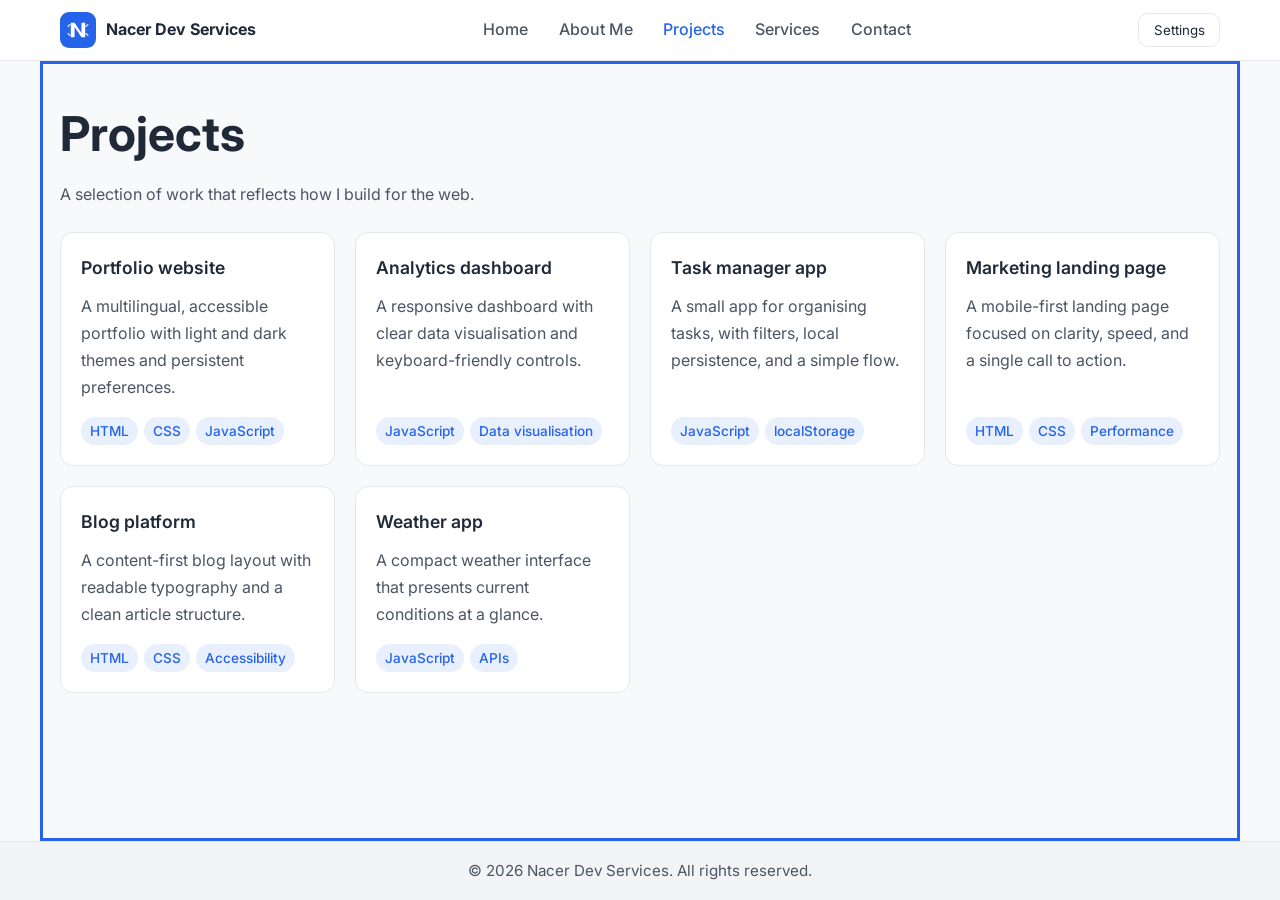
<file: projects.html>
<!DOCTYPE html>
<html lang="en" dir="ltr">

<head>
  <meta charset="UTF-8">
  <meta name="viewport" content="width=device-width, initial-scale=1.0">
  <title>Projects | Nacer Dev Services</title>
  <meta property="og:type" content="website">
  <meta property="og:site_name" content="Nacer Dev Services">
  <meta property="og:title" content="Projects | Nacer Dev Services">
  <meta name="twitter:card" content="summary">
  <meta name="twitter:title" content="Projects | Nacer Dev Services">
  <link rel="preconnect" href="https://fonts.googleapis.com">
  <link rel="preconnect" href="https://fonts.gstatic.com" crossorigin>
  <link href="https://fonts.googleapis.com/css2?family=Inter:wght@400;500;600;700&family=Tajawal:wght@400;500;700&display=swap" rel="stylesheet">
  <link rel="stylesheet" href="style.css">
</head>

<body data-page="projects">
  <!-- رابط التخطي إلى المحتوى الرئيسي (WCAG 2.4.1) -->
  <a class="skip-link" href="#main-content" data-i18n="skipToContent">Skip to main content</a>

  <!-- الهيدر المشترك -->
  <header class="site-header" id="site-header">
    <div class="header-container">
      <div class="header-left">
        <button class="menu-toggle" id="menu-toggle" type="button" aria-expanded="false" aria-controls="sidebar" data-i18n-aria-label="openMenu">
          <span class="menu-toggle-bar"></span>
          <span class="menu-toggle-bar"></span>
          <span class="menu-toggle-bar"></span>
        </button>
        <a class="site-logo" href="index.html" data-i18n-aria-label="logoLabel" aria-label="Nacer Dev Services">
          <svg class="site-logo-svg" width="40" height="40" viewBox="0 0 40 40" fill="none" xmlns="http://www.w3.org/2000/svg" aria-hidden="true">
            <rect width="40" height="40" rx="10" fill="var(--accent)"/>
            <path d="M12 28V12H16.2L23.8 23.2V12H28V28H23.8L16.2 16.8V28H12Z" fill="var(--accent-contrast)"/>
            <path d="M9 16L11 14M9 24L11 26M29 16L31 14M29 24L31 26" stroke="var(--accent-contrast)" stroke-width="1.5" stroke-linecap="round" opacity="0.8"/>
            <path d="M14 19H15M25 19H26" stroke="var(--accent-contrast)" stroke-width="1.5" stroke-linecap="round"/>
          </svg>
          <span class="site-logo-text">Nacer Dev Services</span>
        </a>
      </div>
      <nav class="nav-desktop" aria-label="Main navigation">
        <ul class="nav-desktop-list">
          <li class="nav-desktop-item">
            <a class="nav-desktop-link" href="index.html" data-page="home" data-i18n="navHome">Home</a>
          </li>
          <li class="nav-desktop-item">
            <a class="nav-desktop-link" href="about.html" data-page="about" data-i18n="navAbout">About Me</a>
          </li>
          <li class="nav-desktop-item">
            <a class="nav-desktop-link is-active" href="projects.html" data-page="projects" data-i18n="navProjects">Projects</a>
          </li>
          <li class="nav-desktop-item">
            <a class="nav-desktop-link" href="services.html" data-page="services" data-i18n="navServices">Services</a>
          </li>
          <li class="nav-desktop-item">
            <a class="nav-desktop-link" href="contact.html" data-page="contact" data-i18n="navContact">Contact</a>
          </li>
        </ul>
      </nav>
      <div class="header-actions">
        <div class="settings-dropdown" id="settings-dropdown">
          <button class="settings-toggle" id="settings-toggle" type="button" aria-expanded="false" aria-controls="settings-panel" data-i18n="settingsTitle">
            <svg class="settings-toggle-icon" width="18" height="18" viewBox="0 0 24 24" fill="none" stroke="currentColor" stroke-width="2" stroke-linecap="round" stroke-linejoin="round" aria-hidden="true">
              <circle cx="12" cy="12" r="3"></circle>
              <path d="M19.4 15a1.65 1.65 0 0 0 .33 1.82l.06.06a2 2 0 0 1 0 2.83 2 2 0 0 1-2.83 0l-.06-.06a1.65 1.65 0 0 0-1.82-.33 1.65 1.65 0 0 0-1 1.51V21a2 2 0 0 1-2 2 2 2 0 0 1-2-2v-.09A1.65 1.65 0 0 0 9 19.4a1.65 1.65 0 0 0-1.82.33l-.06.06a2 2 0 0 1-2.83 0 2 2 0 0 1 0-2.83l.06-.06a1.65 1.65 0 0 0 .33-1.82 1.65 1.65 0 0 0-1.51-1H3a2 2 0 0 1-2-2 2 2 0 0 1 2-2h.09A1.65 1.65 0 0 0 4.6 9a1.65 1.65 0 0 0-.33-1.82l-.06-.06a2 2 0 0 1 0-2.83 2 2 0 0 1 2.83 0l.06.06a1.65 1.65 0 0 0 1.82.33H9a1.65 1.65 0 0 0 1-1.51V3a2 2 0 0 1 2-2 2 2 0 0 1 2 2v.09a1.65 1.65 0 0 0 1 1.51 1.65 1.65 0 0 0 1.82-.33l.06-.06a2 2 0 0 1 2.83 0 2 2 0 0 1 0 2.83l-.06.06a1.65 1.65 0 0 0-.33 1.82V9a1.65 1.65 0 0 0 1.51 1H21a2 2 0 0 1 2 2 2 2 0 0 1-2 2h-.09a1.65 1.65 0 0 0-1.51 1z"></path>
            </svg>
            <span data-i18n="settingsTitle">Settings</span>
          </button>
          <div class="settings-panel" id="settings-panel" role="group" aria-labelledby="settings-panel-title">
            <div class="settings-panel-header">
              <span class="settings-panel-title" id="settings-panel-title" data-i18n="settingsTitle">Settings</span>
              <button class="settings-panel-close" id="settings-panel-close" type="button" data-i18n-aria-label="closeSettings">
                <span aria-hidden="true">&times;</span>
              </button>
            </div>
            <div class="settings-panel-section">
              <span class="settings-panel-label" data-i18n="appearance">Appearance</span>
              <div class="theme-toggle-group" role="group" data-i18n-aria-label="appearance">
                <button class="theme-option is-active" type="button" data-theme="light" aria-pressed="true" data-i18n="light">Light Mode</button>
                <button class="theme-option" type="button" data-theme="dark" aria-pressed="false" data-i18n="dark">Dark Mode</button>
              </div>
            </div>
            <div class="settings-panel-section">
              <label class="settings-panel-label" for="font-size-select-header" data-i18n="fontSize">Font size</label>
              <select class="language-select font-size-select" id="font-size-select-header" data-i18n-aria-label="fontSize">
                <option value="0.9" data-i18n="fontSizeSmall">Small</option>
                <option value="1" selected data-i18n="fontSizeNormal">Normal</option>
                <option value="1.1" data-i18n="fontSizeLarge">Large</option>
                <option value="1.2" data-i18n="fontSizeExtraLarge">Extra large</option>
              </select>
            </div>
            <div class="settings-panel-section">
              <label class="settings-panel-label" for="language-select-header" data-i18n="language">Language</label>
              <select class="language-select" id="language-select-header" data-i18n-aria-label="languageSelect">
                <option value="en" selected>English</option>
                <option value="ar">العربية</option>
                <option value="fr">Français</option>
              </select>
            </div>
          </div>
        </div>
      </div>
    </div>
  </header>

  <!-- القائمة الجانبية (تظهر فقط على الشاشات الصغيرة) -->
  <aside class="sidebar" id="sidebar" aria-hidden="true">
    <div class="sidebar-overlay" id="sidebar-overlay"></div>
    <div class="sidebar-panel" role="dialog" aria-modal="true" aria-labelledby="sidebar-title">
      <div class="sidebar-header">
        <span class="sidebar-title" id="sidebar-title" data-i18n="menuTitle">Menu</span>
        <button class="sidebar-close" id="sidebar-close" type="button" data-i18n-aria-label="closeMenu">
          <span aria-hidden="true">&times;</span>
        </button>
      </div>
      <nav class="sidebar-nav" aria-label="Main navigation">
        <ul class="nav-list">
          <li class="nav-item">
            <a class="nav-link" href="index.html" data-page="home" data-i18n="navHome">Home</a>
          </li>
          <li class="nav-item">
            <a class="nav-link" href="about.html" data-page="about" data-i18n="navAbout">About Me</a>
          </li>
          <li class="nav-item">
            <a class="nav-link is-active" href="projects.html" data-page="projects" data-i18n="navProjects">Projects</a>
          </li>
          <li class="nav-item">
            <a class="nav-link" href="services.html" data-page="services" data-i18n="navServices">Services</a>
          </li>
          <li class="nav-item">
            <a class="nav-link" href="contact.html" data-page="contact" data-i18n="navContact">Contact</a>
          </li>
        </ul>
      </nav>
      <section class="sidebar-settings" aria-label="Site settings">
        <h2 class="settings-title" data-i18n="settingsTitle">Settings</h2>
        <div class="settings-group">
          <span class="settings-label" data-i18n="appearance">Appearance</span>
          <div class="theme-toggle-group" role="group" data-i18n-aria-label="appearance">
            <button class="theme-option is-active" type="button" data-theme="light" aria-pressed="true" data-i18n="light">Light Mode</button>
            <button class="theme-option" type="button" data-theme="dark" aria-pressed="false" data-i18n="dark">Dark Mode</button>
          </div>
        </div>
        <div class="settings-group">
          <label class="settings-label" for="font-size-select" data-i18n="fontSize">Font size</label>
          <select class="language-select font-size-select" id="font-size-select" data-i18n-aria-label="fontSize">
            <option value="0.9" data-i18n="fontSizeSmall">Small</option>
            <option value="1" selected data-i18n="fontSizeNormal">Normal</option>
            <option value="1.1" data-i18n="fontSizeLarge">Large</option>
            <option value="1.2" data-i18n="fontSizeExtraLarge">Extra large</option>
          </select>
        </div>
        <div class="settings-group">
          <label class="settings-label" for="language-select" data-i18n="language">Language</label>
          <select class="language-select" id="language-select" data-i18n-aria-label="languageSelect">
            <option value="en" selected>English</option>
            <option value="ar">العربية</option>
            <option value="fr">Français</option>
          </select>
        </div>
      </section>
    </div>
  </aside>

  <!-- المحتوى الرئيسي -->
  <main class="main-content" id="main-content" tabindex="-1">
    <section class="page-section" aria-labelledby="projects-title">
      <header class="page-header">
        <h1 class="page-title" id="projects-title" data-i18n="projectsTitle">Projects</h1>
        <p class="page-subtitle" data-i18n="projectsSubtitle">A selection of work that reflects how I build for the web.</p>
      </header>
      <ul class="card-grid">
        <li class="card project-card">
          <h2 class="card-title" data-i18n="project1Title">Portfolio website</h2>
          <p class="card-text" data-i18n="project1Desc">A multilingual, accessible portfolio with light and dark themes and persistent preferences.</p>
          <p class="tag-list" lang="en">
            <span class="tag">HTML</span>
            <span class="tag">CSS</span>
            <span class="tag">JavaScript</span>
          </p>
        </li>
        <li class="card project-card">
          <h2 class="card-title" data-i18n="project2Title">Analytics dashboard</h2>
          <p class="card-text" data-i18n="project2Desc">A responsive dashboard with clear data visualisation and keyboard-friendly controls.</p>
          <p class="tag-list" lang="en">
            <span class="tag">JavaScript</span>
            <span class="tag">Data visualisation</span>
          </p>
        </li>
        <li class="card project-card">
          <h2 class="card-title" data-i18n="project3Title">Task manager app</h2>
          <p class="card-text" data-i18n="project3Desc">A small app for organising tasks, with filters, local persistence, and a simple flow.</p>
          <p class="tag-list" lang="en">
            <span class="tag">JavaScript</span>
            <span class="tag">localStorage</span>
          </p>
        </li>
        <li class="card project-card">
          <h2 class="card-title" data-i18n="project4Title">Marketing landing page</h2>
          <p class="card-text" data-i18n="project4Desc">A mobile-first landing page focused on clarity, speed, and a single call to action.</p>
          <p class="tag-list" lang="en">
            <span class="tag">HTML</span>
            <span class="tag">CSS</span>
            <span class="tag">Performance</span>
          </p>
        </li>
        <li class="card project-card">
          <h2 class="card-title" data-i18n="project5Title">Blog platform</h2>
          <p class="card-text" data-i18n="project5Desc">A content-first blog layout with readable typography and a clean article structure.</p>
          <p class="tag-list" lang="en">
            <span class="tag">HTML</span>
            <span class="tag">CSS</span>
            <span class="tag">Accessibility</span>
          </p>
        </li>
        <li class="card project-card">
          <h2 class="card-title" data-i18n="project6Title">Weather app</h2>
          <p class="card-text" data-i18n="project6Desc">A compact weather interface that presents current conditions at a glance.</p>
          <p class="tag-list" lang="en">
            <span class="tag">JavaScript</span>
            <span class="tag">APIs</span>
          </p>
        </li>
      </ul>
    </section>
  </main>

  <!-- الفوتر المشترك -->
  <footer class="site-footer" id="site-footer">
    <div class="footer-container">
      <p class="footer-copy">&copy; 2026 Nacer Dev Services. All rights reserved.</p>
    </div>
  </footer>

  <script src="js.js" defer></script>
</body>

</html>
</file>
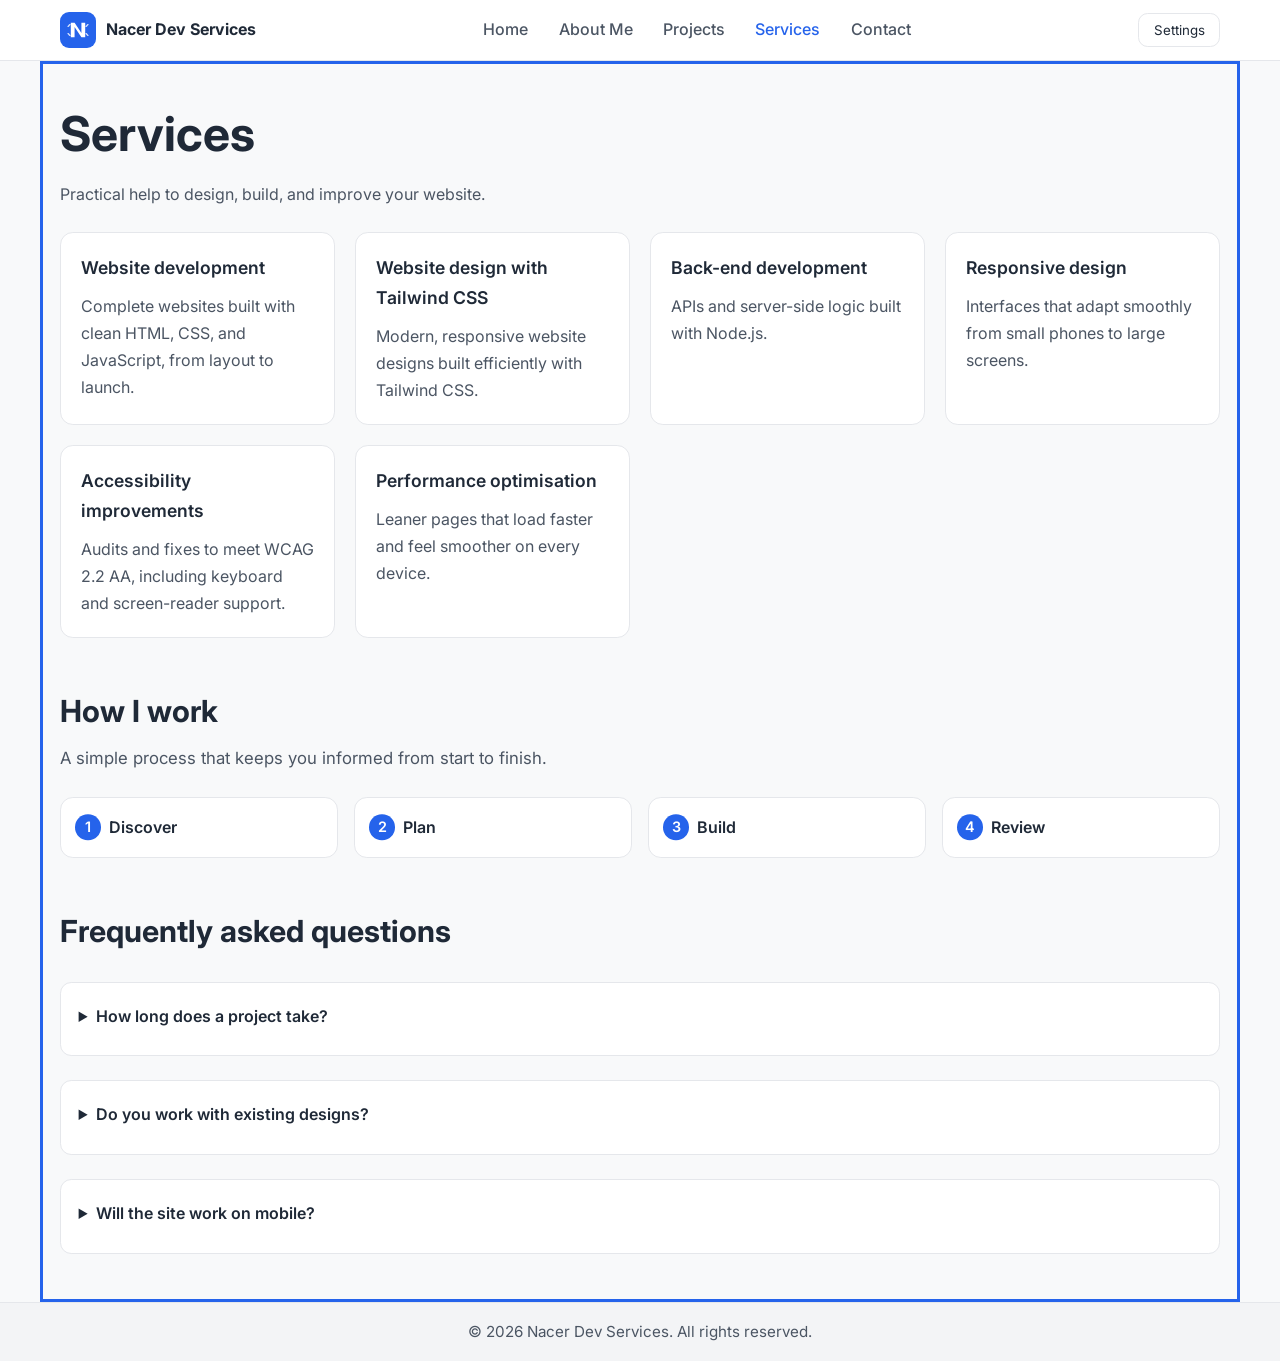
<file: services.html>
<!DOCTYPE html>
<html lang="en" dir="ltr">

<head>
  <meta charset="UTF-8">
  <meta name="viewport" content="width=device-width, initial-scale=1.0">
  <title>Services | Nacer Dev Services</title>
  <meta property="og:type" content="website">
  <meta property="og:site_name" content="Nacer Dev Services">
  <meta property="og:title" content="Services | Nacer Dev Services">
  <meta name="twitter:card" content="summary">
  <meta name="twitter:title" content="Services | Nacer Dev Services">
  <link rel="preconnect" href="https://fonts.googleapis.com">
  <link rel="preconnect" href="https://fonts.gstatic.com" crossorigin>
  <link href="https://fonts.googleapis.com/css2?family=Inter:wght@400;500;600;700&family=Tajawal:wght@400;500;700&display=swap" rel="stylesheet">
  <link rel="stylesheet" href="style.css">
</head>

<body data-page="services">
  <!-- رابط التخطي إلى المحتوى الرئيسي (WCAG 2.4.1) -->
  <a class="skip-link" href="#main-content" data-i18n="skipToContent">Skip to main content</a>

  <!-- الهيدر المشترك -->
  <header class="site-header" id="site-header">
    <div class="header-container">
      <div class="header-left">
        <button class="menu-toggle" id="menu-toggle" type="button" aria-expanded="false" aria-controls="sidebar" data-i18n-aria-label="openMenu">
          <span class="menu-toggle-bar"></span>
          <span class="menu-toggle-bar"></span>
          <span class="menu-toggle-bar"></span>
        </button>
        <a class="site-logo" href="index.html" data-i18n-aria-label="logoLabel" aria-label="Nacer Dev Services">
          <svg class="site-logo-svg" width="40" height="40" viewBox="0 0 40 40" fill="none" xmlns="http://www.w3.org/2000/svg" aria-hidden="true">
            <rect width="40" height="40" rx="10" fill="var(--accent)"/>
            <path d="M12 28V12H16.2L23.8 23.2V12H28V28H23.8L16.2 16.8V28H12Z" fill="var(--accent-contrast)"/>
            <path d="M9 16L11 14M9 24L11 26M29 16L31 14M29 24L31 26" stroke="var(--accent-contrast)" stroke-width="1.5" stroke-linecap="round" opacity="0.8"/>
            <path d="M14 19H15M25 19H26" stroke="var(--accent-contrast)" stroke-width="1.5" stroke-linecap="round"/>
          </svg>
          <span class="site-logo-text">Nacer Dev Services</span>
        </a>
      </div>
      <nav class="nav-desktop" aria-label="Main navigation">
        <ul class="nav-desktop-list">
          <li class="nav-desktop-item">
            <a class="nav-desktop-link" href="index.html" data-page="home" data-i18n="navHome">Home</a>
          </li>
          <li class="nav-desktop-item">
            <a class="nav-desktop-link" href="about.html" data-page="about" data-i18n="navAbout">About Me</a>
          </li>
          <li class="nav-desktop-item">
            <a class="nav-desktop-link" href="projects.html" data-page="projects" data-i18n="navProjects">Projects</a>
          </li>
          <li class="nav-desktop-item">
            <a class="nav-desktop-link is-active" href="services.html" data-page="services" data-i18n="navServices">Services</a>
          </li>
          <li class="nav-desktop-item">
            <a class="nav-desktop-link" href="contact.html" data-page="contact" data-i18n="navContact">Contact</a>
          </li>
        </ul>
      </nav>
      <div class="header-actions">
        <div class="settings-dropdown" id="settings-dropdown">
          <button class="settings-toggle" id="settings-toggle" type="button" aria-expanded="false" aria-controls="settings-panel" data-i18n="settingsTitle">
            <svg class="settings-toggle-icon" width="18" height="18" viewBox="0 0 24 24" fill="none" stroke="currentColor" stroke-width="2" stroke-linecap="round" stroke-linejoin="round" aria-hidden="true">
              <circle cx="12" cy="12" r="3"></circle>
              <path d="M19.4 15a1.65 1.65 0 0 0 .33 1.82l.06.06a2 2 0 0 1 0 2.83 2 2 0 0 1-2.83 0l-.06-.06a1.65 1.65 0 0 0-1.82-.33 1.65 1.65 0 0 0-1 1.51V21a2 2 0 0 1-2 2 2 2 0 0 1-2-2v-.09A1.65 1.65 0 0 0 9 19.4a1.65 1.65 0 0 0-1.82.33l-.06.06a2 2 0 0 1-2.83 0 2 2 0 0 1 0-2.83l.06-.06a1.65 1.65 0 0 0 .33-1.82 1.65 1.65 0 0 0-1.51-1H3a2 2 0 0 1-2-2 2 2 0 0 1 2-2h.09A1.65 1.65 0 0 0 4.6 9a1.65 1.65 0 0 0-.33-1.82l-.06-.06a2 2 0 0 1 0-2.83 2 2 0 0 1 2.83 0l.06.06a1.65 1.65 0 0 0 1.82.33H9a1.65 1.65 0 0 0 1-1.51V3a2 2 0 0 1 2-2 2 2 0 0 1 2 2v.09a1.65 1.65 0 0 0 1 1.51 1.65 1.65 0 0 0 1.82-.33l.06-.06a2 2 0 0 1 2.83 0 2 2 0 0 1 0 2.83l-.06.06a1.65 1.65 0 0 0-.33 1.82V9a1.65 1.65 0 0 0 1.51 1H21a2 2 0 0 1 2 2 2 2 0 0 1-2 2h-.09a1.65 1.65 0 0 0-1.51 1z"></path>
            </svg>
            <span data-i18n="settingsTitle">Settings</span>
          </button>
          <div class="settings-panel" id="settings-panel" role="group" aria-labelledby="settings-panel-title">
            <div class="settings-panel-header">
              <span class="settings-panel-title" id="settings-panel-title" data-i18n="settingsTitle">Settings</span>
              <button class="settings-panel-close" id="settings-panel-close" type="button" data-i18n-aria-label="closeSettings">
                <span aria-hidden="true">&times;</span>
              </button>
            </div>
            <div class="settings-panel-section">
              <span class="settings-panel-label" data-i18n="appearance">Appearance</span>
              <div class="theme-toggle-group" role="group" data-i18n-aria-label="appearance">
                <button class="theme-option is-active" type="button" data-theme="light" aria-pressed="true" data-i18n="light">Light Mode</button>
                <button class="theme-option" type="button" data-theme="dark" aria-pressed="false" data-i18n="dark">Dark Mode</button>
              </div>
            </div>
            <div class="settings-panel-section">
              <label class="settings-panel-label" for="font-size-select-header" data-i18n="fontSize">Font size</label>
              <select class="language-select font-size-select" id="font-size-select-header" data-i18n-aria-label="fontSize">
                <option value="0.9" data-i18n="fontSizeSmall">Small</option>
                <option value="1" selected data-i18n="fontSizeNormal">Normal</option>
                <option value="1.1" data-i18n="fontSizeLarge">Large</option>
                <option value="1.2" data-i18n="fontSizeExtraLarge">Extra large</option>
              </select>
            </div>
            <div class="settings-panel-section">
              <label class="settings-panel-label" for="language-select-header" data-i18n="language">Language</label>
              <select class="language-select" id="language-select-header" data-i18n-aria-label="languageSelect">
                <option value="en" selected>English</option>
                <option value="ar">العربية</option>
                <option value="fr">Français</option>
              </select>
            </div>
          </div>
        </div>
      </div>
    </div>
  </header>

  <!-- القائمة الجانبية (تظهر فقط على الشاشات الصغيرة) -->
  <aside class="sidebar" id="sidebar" aria-hidden="true">
    <div class="sidebar-overlay" id="sidebar-overlay"></div>
    <div class="sidebar-panel" role="dialog" aria-modal="true" aria-labelledby="sidebar-title">
      <div class="sidebar-header">
        <span class="sidebar-title" id="sidebar-title" data-i18n="menuTitle">Menu</span>
        <button class="sidebar-close" id="sidebar-close" type="button" data-i18n-aria-label="closeMenu">
          <span aria-hidden="true">&times;</span>
        </button>
      </div>
      <nav class="sidebar-nav" aria-label="Main navigation">
        <ul class="nav-list">
          <li class="nav-item">
            <a class="nav-link" href="index.html" data-page="home" data-i18n="navHome">Home</a>
          </li>
          <li class="nav-item">
            <a class="nav-link" href="about.html" data-page="about" data-i18n="navAbout">About Me</a>
          </li>
          <li class="nav-item">
            <a class="nav-link" href="projects.html" data-page="projects" data-i18n="navProjects">Projects</a>
          </li>
          <li class="nav-item">
            <a class="nav-link is-active" href="services.html" data-page="services" data-i18n="navServices">Services</a>
          </li>
          <li class="nav-item">
            <a class="nav-link" href="contact.html" data-page="contact" data-i18n="navContact">Contact</a>
          </li>
        </ul>
      </nav>
      <section class="sidebar-settings" aria-label="Site settings">
        <h2 class="settings-title" data-i18n="settingsTitle">Settings</h2>
        <div class="settings-group">
          <span class="settings-label" data-i18n="appearance">Appearance</span>
          <div class="theme-toggle-group" role="group" data-i18n-aria-label="appearance">
            <button class="theme-option is-active" type="button" data-theme="light" aria-pressed="true" data-i18n="light">Light Mode</button>
            <button class="theme-option" type="button" data-theme="dark" aria-pressed="false" data-i18n="dark">Dark Mode</button>
          </div>
        </div>
        <div class="settings-group">
          <label class="settings-label" for="font-size-select" data-i18n="fontSize">Font size</label>
          <select class="language-select font-size-select" id="font-size-select" data-i18n-aria-label="fontSize">
            <option value="0.9" data-i18n="fontSizeSmall">Small</option>
            <option value="1" selected data-i18n="fontSizeNormal">Normal</option>
            <option value="1.1" data-i18n="fontSizeLarge">Large</option>
            <option value="1.2" data-i18n="fontSizeExtraLarge">Extra large</option>
          </select>
        </div>
        <div class="settings-group">
          <label class="settings-label" for="language-select" data-i18n="language">Language</label>
          <select class="language-select" id="language-select" data-i18n-aria-label="languageSelect">
            <option value="en" selected>English</option>
            <option value="ar">العربية</option>
            <option value="fr">Français</option>
          </select>
        </div>
      </section>
    </div>
  </aside>

  <!-- المحتوى الرئيسي -->
  <main class="main-content page-main" id="main-content" tabindex="-1">
    <section class="page-section" aria-labelledby="services-title">
      <header class="page-header">
        <h1 class="page-title" id="services-title" data-i18n="servicesTitle">Services</h1>
        <p class="page-subtitle" data-i18n="servicesSubtitle">Practical help to design, build, and improve your website.</p>
      </header>
      <ul class="card-grid">
        <li class="card">
          <h2 class="card-title" data-i18n="service1Name">Website development</h2>
          <p class="card-text" data-i18n="service1Desc">Complete websites built with clean HTML, CSS, and JavaScript, from layout to launch.</p>
        </li>
        <li class="card">
          <h2 class="card-title" data-i18n="serviceTailwindName">Website design with Tailwind CSS</h2>
          <p class="card-text" data-i18n="serviceTailwindDesc">Modern, responsive website designs built efficiently with Tailwind CSS.</p>
        </li>
        <li class="card">
          <h2 class="card-title" data-i18n="serviceBackendName">Back-end development</h2>
          <p class="card-text" data-i18n="serviceBackendDesc">APIs and server-side logic built with Node.js.</p>
        </li>
        <li class="card">
          <h2 class="card-title" data-i18n="service2Name">Responsive design</h2>
          <p class="card-text" data-i18n="service2Desc">Interfaces that adapt smoothly from small phones to large screens.</p>
        </li>
        <li class="card">
          <h2 class="card-title" data-i18n="service3Name">Accessibility improvements</h2>
          <p class="card-text" data-i18n="service3Desc">Audits and fixes to meet WCAG 2.2 AA, including keyboard and screen-reader support.</p>
        </li>
        <li class="card">
          <h2 class="card-title" data-i18n="service4Name">Performance optimisation</h2>
          <p class="card-text" data-i18n="service4Desc">Leaner pages that load faster and feel smoother on every device.</p>
        </li>
      </ul>
    </section>

    <section class="page-section" aria-labelledby="process-title">
      <div class="section-header">
        <h2 class="section-title" id="process-title" data-i18n="processHeading">How I work</h2>
        <p class="section-lead" data-i18n="processIntro">A simple process that keeps you informed from start to finish.</p>
      </div>
      <ol class="step-list">
        <li class="step" data-i18n="process1">Discover</li>
        <li class="step" data-i18n="process2">Plan</li>
        <li class="step" data-i18n="process3">Build</li>
        <li class="step" data-i18n="process4">Review</li>
      </ol>
    </section>

    <section class="page-section" aria-labelledby="faq-title">
      <h2 class="section-title" id="faq-title" data-i18n="faqHeading">Frequently asked questions</h2>
      <details class="faq-item">
        <summary data-i18n="faq1Q">How long does a project take?</summary>
        <p class="faq-answer" data-i18n="faq1A">It depends on the scope. A single page usually takes a few days, while a full site takes one to three weeks.</p>
      </details>
      <details class="faq-item">
        <summary data-i18n="faq2Q">Do you work with existing designs?</summary>
        <p class="faq-answer" data-i18n="faq2A">Yes. I can build from a design you already have, or help shape the structure before development starts.</p>
      </details>
      <details class="faq-item">
        <summary data-i18n="faq3Q">Will the site work on mobile?</summary>
        <p class="faq-answer" data-i18n="faq3A">Yes. Every page is built to reflow and stay usable at small screen sizes.</p>
      </details>
    </section>
  </main>

  <!-- الفوتر المشترك -->
  <footer class="site-footer" id="site-footer">
    <div class="footer-container">
      <p class="footer-copy">&copy; 2026 Nacer Dev Services. All rights reserved.</p>
    </div>
  </footer>

  <script src="js.js" defer></script>
</body>

</html>
</file>
<file: style.css>
/* 
  ملف التنسيقات - معرض الأعمال
  ملاحظات: سيُطور أكثر حسب المراحل
*/

/* إعادة ضبط بسيطة */
* {
  margin: 0;
  padding: 0;
  box-sizing: border-box;
}

:root {
  --font-scale: 1;
  --bg: #f8f9fa;
  --surface: #ffffff;
  --text-primary: #1f2937;
  --text-secondary: #4b5563;
  --border: #e5e7eb;
  --accent: #2563eb;
  --accent-contrast: #ffffff;
  --header-bg: #ffffff;
  --sidebar-bg: #ffffff;
  --footer-bg: #f3f4f6;
}

[data-theme="dark"] {
  --bg: #0f1026;
  --surface: #15182b;
  --text-primary: #e5e7eb;
  --text-secondary: #cbd5f5;
  --border: #2a2f55;
  --accent: #4f9bff;
  --accent-contrast: #0f1026;
  --header-bg: #15182b;
  --sidebar-bg: #15182b;
  --footer-bg: #101225;
}

:root {
  --font-scale: 1;
}

html {
  font-size: calc(16px * var(--font-scale));
}

body {
  font-family: "Inter", "Tajawal", system-ui, -apple-system, BlinkMacSystemFont, sans-serif;
  background-color: var(--bg);
  color: var(--text-primary);
  line-height: 1.7;
  min-height: 100vh;
  display: flex;
  flex-direction: column;
}

/* دعم RTL */
html[dir="rtl"] body {
  font-family: "Tajawal", "Inter", system-ui, sans-serif;
}

/* رابط التخطي إلى المحتوى الرئيسي - يظهر عند التركيز فقط (WCAG 2.4.1) */
.skip-link {
  position: fixed;
  top: -100px;
  inset-inline-start: 1rem;
  z-index: 2000;
  padding: 0.7rem 1.1rem;
  border-radius: 0.6rem;
  background-color: var(--accent);
  color: var(--accent-contrast);
  font-weight: 600;
  text-decoration: none;
}

.skip-link:focus-visible {
  top: 0.75rem;
  outline: 3px solid var(--text-primary);
  outline-offset: 2px;
}

/* الهيدر */
.site-header {
  position: sticky;
  top: 0;
  z-index: 100;
  background-color: var(--header-bg);
  border-bottom: 1px solid var(--border);
}

.header-container {
  display: flex;
  align-items: center;
  justify-content: space-between;
  gap: 1rem;
  width: min(1200px, 100%);
  margin: 0 auto;
  padding: 0.75rem 1.25rem;
}

.header-left {
  display: flex;
  align-items: center;
  gap: 0.9rem;
}

.menu-toggle {
  display: none;
  flex-direction: column;
  justify-content: center;
  gap: 0.35rem;
  width: 2.75rem;
  height: 2.75rem;
  border-radius: 0.6rem;
  border: 1px solid var(--border);
  background-color: transparent;
  cursor: pointer;
}

.menu-toggle:focus-visible {
  outline: 2px solid var(--accent);
  outline-offset: 2px;
}

.menu-toggle-bar {
  width: 1.4rem;
  height: 2px;
  background-color: var(--text-primary);
  align-self: center;
  border-radius: 1px;
}

.site-logo {
  display: inline-flex;
  align-items: center;
  gap: 0.6rem;
  font-weight: 700;
  font-size: 1rem;
  color: var(--text-primary);
  text-decoration: none;
}

.site-logo-svg {
  width: 2.25rem;
  height: 2.25rem;
  flex-shrink: 0;
}

.site-logo-text {
  white-space: nowrap;
}

/* التنقل الأفقي للديسكتوب */
.nav-desktop {
  display: none;
  flex: 1;
  justify-content: center;
}

.nav-desktop-list {
  display: flex;
  align-items: center;
  gap: 1.5rem;
  list-style: none;
}

.nav-desktop-link {
  color: var(--text-secondary);
  text-decoration: none;
  font-weight: 500;
  padding: 0.4rem 0.2rem;
}

.nav-desktop-link:hover {
  color: var(--text-primary);
}

.nav-desktop-link.is-active {
  color: var(--accent);
}

.header-actions {
  display: flex;
  align-items: center;
  gap: 0.8rem;
}

/* قائمة الإعدادات المنسدلة */
.settings-dropdown {
  position: relative;
}

.settings-toggle {
  display: inline-flex;
  align-items: center;
  gap: 0.5rem;
  border: 1px solid var(--border);
  background-color: transparent;
  color: var(--text-primary);
  padding: 0.5rem 0.9rem;
  border-radius: 0.6rem;
  cursor: pointer;
  font-family: inherit;
}

.settings-toggle-icon {
  width: 1rem;
  height: 1rem;
  flex-shrink: 0;
}

.settings-toggle:focus-visible {
  outline: 2px solid var(--accent);
  outline-offset: 2px;
}

.settings-panel {
  position: absolute;
  top: calc(100% + 0.6rem);
  right: 0;
  width: min(280px, 90vw);
  background-color: var(--surface);
  border: 1px solid var(--border);
  border-radius: 0.8rem;
  box-shadow: 0 40px 70px -50px rgba(15, 23, 42, 0.95);
  display: none;
  flex-direction: column;
  gap: 1rem;
  padding: 1rem 1.1rem;
  z-index: 200;
}

html[dir="rtl"] .settings-panel {
  right: auto;
  left: 0;
}

.settings-dropdown.is-open .settings-panel {
  display: flex;
}

.settings-panel-header {
  display: flex;
  align-items: center;
  justify-content: space-between;
  gap: 1rem;
  padding-bottom: 0.75rem;
  border-bottom: 1px solid var(--border);
}

.settings-panel-title {
  font-weight: 600;
  color: var(--text-primary);
}

.settings-panel-close {
  display: inline-flex;
  align-items: center;
  justify-content: center;
  width: 2rem;
  height: 2rem;
  padding: 0;
  border: 1px solid var(--border);
  border-radius: 0.5rem;
  background-color: transparent;
  color: var(--text-secondary);
  font-size: 1.25rem;
  line-height: 1;
  cursor: pointer;
}

.settings-panel-close:hover {
  color: var(--text-primary);
  border-color: var(--accent);
}

.settings-panel-close:focus-visible {
  outline: 2px solid var(--accent);
  outline-offset: 2px;
}

.settings-panel-section {
  display: flex;
  flex-direction: column;
  gap: 0.6rem;
}

.settings-panel-label {
  font-size: 0.9rem;
  color: var(--text-secondary);
}

/* القائمة الجانبية - تظهر فقط على الشاشات الصغيرة */
.sidebar {
  position: fixed;
  inset: 0;
  display: none;
  z-index: 1000;
}

.sidebar.is-open {
  display: block;
}

.sidebar-overlay {
  position: absolute;
  inset: 0;
  background-color: rgba(15, 16, 38, 0.45);
}

.sidebar-panel {
  position: absolute;
  top: 0;
  right: 0;
  width: min(320px, 90vw);
  height: 100%;
  background-color: var(--sidebar-bg);
  border-left: 1px solid var(--border);
  display: flex;
  flex-direction: column;
  overflow-y: auto;
  transform: translateX(100%);
  transition: transform 0.25s ease;
}

html[dir="rtl"] .sidebar-panel {
  right: auto;
  left: 0;
  border-left: none;
  border-right: 1px solid var(--border);
  transform: translateX(-100%);
}

.sidebar.is-open .sidebar-panel {
  transform: translateX(0);
}

.sidebar-header {
  display: flex;
  align-items: center;
  justify-content: space-between;
  padding: 1rem 1.25rem;
  border-bottom: 1px solid var(--border);
}

.sidebar-title {
  font-weight: 600;
}

.sidebar-close {
  width: 2.25rem;
  height: 2.25rem;
  border-radius: 0.5rem;
  border: 1px solid var(--border);
  background-color: transparent;
  color: var(--text-primary);
  font-size: 1.4rem;
  cursor: pointer;
}

.sidebar-close:focus-visible {
  outline: 2px solid var(--accent);
  outline-offset: 2px;
}

.sidebar-nav {
  padding: 0.75rem 0;
}

.nav-list {
  list-style: none;
  display: flex;
  flex-direction: column;
}

.nav-link {
  display: block;
  padding: 0.7rem 1.25rem;
  color: var(--text-secondary);
  text-decoration: none;
  font-weight: 500;
}

.nav-link:hover {
  color: var(--text-primary);
}

.nav-link.is-active {
  color: var(--accent);
  background-color: rgba(37, 99, 235, 0.08);
}

[data-theme="dark"] .nav-link.is-active {
  background-color: rgba(79, 155, 255, 0.18);
}

.sidebar-settings {
  margin-top: auto;
  padding: 1rem 1.25rem 1.5rem;
  border-top: 1px solid var(--border);
  display: flex;
  flex-direction: column;
  gap: 1rem;
}

.settings-title {
  font-size: 0.98rem;
  font-weight: 600;
}

.settings-group {
  display: flex;
  flex-direction: column;
  gap: 0.6rem;
}

.settings-label {
  font-size: 0.9rem;
  color: var(--text-secondary);
}

.theme-toggle-group {
  display: grid;
  grid-template-columns: repeat(2, minmax(0, 1fr));
  gap: 0.5rem;
}

.theme-option {
  border: 1px solid var(--border);
  background-color: transparent;
  color: var(--text-secondary);
  padding: 0.55rem 0.4rem;
  border-radius: 0.6rem;
  cursor: pointer;
  font-size: 0.9rem;
}

.theme-option.is-active {
  color: var(--accent-contrast);
  background-color: var(--accent);
  border-color: transparent;
}

.theme-option:focus-visible {
  outline: 2px solid var(--accent);
  outline-offset: 2px;
}

.language-select {
  border: 1px solid var(--border);
  background-color: var(--surface);
  color: var(--text-primary);
  padding: 0.55rem 0.7rem;
  border-radius: 0.6rem;
  font-family: inherit;
}

.language-select:focus-visible {
  outline: 2px solid var(--accent);
  outline-offset: 2px;
}

/* المحتوى الرئيسي */
.main-content {
  flex: 1;
  width: min(1200px, 100%);
  margin: 0 auto;
  padding: 2rem 1.25rem 3rem;
}

.main-content:focus {
  outline: none;
}

.main-content:focus-visible {
  outline: 3px solid var(--accent);
  outline-offset: -3px;
}

.about-section,
.page-section {
  display: flex;
  flex-direction: column;
  gap: 1.5rem;
}

.about-header,
.page-header {
  display: flex;
  flex-direction: column;
  gap: 0.4rem;
}

.about-title,
.page-title {
  font-size: clamp(2rem, 4vw, 3rem);
  font-weight: 700;
}

.about-subtitle,
.page-subtitle {
  color: var(--text-secondary);
}

.about-body,
.page-body {
  min-height: 40vh;
}

/* نبذة "عني": صورة دائرية + فقرة تعريفية */
.about-layout {
  display: flex;
  flex-wrap: wrap;
  align-items: center;
  gap: 2rem;
}

.about-photo {
  width: clamp(10rem, 28vw, 14rem);
  height: clamp(10rem, 28vw, 14rem);
  border-radius: 50%;
  object-fit: cover;
  object-position: center top;
  border: 1px solid var(--border);
  background-color: var(--surface);
  flex: 0 0 auto;
}

.about-text {
  flex: 1 1 20rem;
  min-width: 0;
  max-width: 62ch;
  color: var(--text-secondary);
  font-size: 1.05rem;
  line-height: 1.8;
}

/* الفوتر */
.site-footer {
  border-top: 1px solid var(--border);
  background-color: var(--footer-bg);
}

.footer-container {
  width: min(1200px, 100%);
  margin: 0 auto;
  padding: 1rem 1.25rem;
  text-align: center;
}

.footer-copy {
  font-size: 0.95rem;
  color: var(--text-secondary);
}

/* الصفحات الداخلية والعناصر المشتركة */
.home-main,
.page-main {
  display: flex;
  flex-direction: column;
  gap: 3rem;
}

.hero {
  display: flex;
  flex-direction: column;
  gap: 1rem;
  max-width: 46rem;
  padding-block: 1rem 0.5rem;
}

.hero-title {
  font-size: clamp(2rem, 5vw, 3.25rem);
  line-height: 1.2;
  font-weight: 700;
}

.hero-lead,
.section-lead {
  color: var(--text-secondary);
  font-size: 1.05rem;
}

.hero-actions {
  display: flex;
  flex-wrap: wrap;
  gap: 0.75rem;
  margin-top: 0.5rem;
}

/* الأزرار */
.button {
  display: inline-flex;
  align-items: center;
  justify-content: center;
  min-height: 2.75rem;
  padding: 0.6rem 1.15rem;
  border: 1px solid transparent;
  border-radius: 0.6rem;
  font-weight: 600;
  text-decoration: none;
}

.button-primary {
  background-color: var(--accent);
  color: var(--accent-contrast);
}

.button-primary:hover {
  filter: brightness(1.08);
}

.button-secondary {
  background-color: transparent;
  color: var(--text-primary);
  border-color: var(--text-secondary);
}

.button-secondary:hover {
  border-color: var(--accent);
  color: var(--accent);
}

.button:focus-visible,
.text-link:focus-visible,
.contact-link:focus-visible,
.faq-item summary:focus-visible {
  outline: 3px solid var(--accent);
  outline-offset: 2px;
}

/* الأقسام والشبكات */
.home-section {
  display: flex;
  flex-direction: column;
  gap: 1.25rem;
}

.section-header {
  display: flex;
  flex-direction: column;
  gap: 0.4rem;
}

.section-title {
  font-size: clamp(1.4rem, 3vw, 1.9rem);
  font-weight: 700;
}

.card-grid {
  list-style: none;
  display: grid;
  grid-template-columns: repeat(auto-fit, minmax(220px, 1fr));
  gap: 1.25rem;
}

.card {
  display: flex;
  flex-direction: column;
  gap: 0.6rem;
  padding: 1.25rem;
  background-color: var(--surface);
  border: 1px solid var(--border);
  border-radius: 0.8rem;
}

.card-title {
  font-size: 1.1rem;
  font-weight: 600;
}

.card-text,
.faq-answer {
  color: var(--text-secondary);
}

.tag-list {
  display: flex;
  flex-wrap: wrap;
  gap: 0.4rem;
  margin-top: auto;
  padding-top: 0.4rem;
}

.tag {
  padding: 0.15rem 0.55rem;
  border-radius: 999px;
  background-color: rgba(37, 99, 235, 0.1);
  color: var(--accent);
  font-size: 0.85rem;
  font-weight: 500;
}

[data-theme="dark"] .tag {
  background-color: rgba(79, 155, 255, 0.18);
}

.text-link {
  align-self: flex-start;
  color: var(--accent);
  font-weight: 600;
  text-decoration: none;
}

.text-link:hover {
  text-decoration: underline;
}

.contact-link {
  align-self: flex-start;
  margin-top: auto;
  color: var(--accent);
  font-weight: 600;
  text-decoration: none;
  overflow-wrap: anywhere;
}

.contact-link:hover {
  text-decoration: underline;
}

/* دعوة ختامية */
.cta-section {
  display: flex;
  flex-direction: column;
  align-items: flex-start;
  gap: 0.75rem;
  padding: 2rem 1.5rem;
  background-color: var(--surface);
  border: 1px solid var(--border);
  border-radius: 0.9rem;
}

/* خطوات العمل */
.step-list {
  list-style: none;
  counter-reset: step;
  display: grid;
  grid-template-columns: repeat(auto-fit, minmax(160px, 1fr));
  gap: 1rem;
  padding-inline-start: 0;
}

.step {
  position: relative;
  padding: 1rem;
  padding-inline-start: 3rem;
  background-color: var(--surface);
  border: 1px solid var(--border);
  border-radius: 0.8rem;
  font-weight: 600;
  counter-increment: step;
}

.step::before {
  content: counter(step);
  position: absolute;
  inset-inline-start: 0.9rem;
  top: 50%;
  transform: translateY(-50%);
  display: inline-flex;
  align-items: center;
  justify-content: center;
  width: 1.6rem;
  height: 1.6rem;
  border-radius: 50%;
  background-color: var(--accent);
  color: var(--accent-contrast);
  font-size: 0.9rem;
}

/* الأسئلة الشائعة */
.faq-item {
  padding: 0.9rem 1.1rem;
  background-color: var(--surface);
  border: 1px solid var(--border);
  border-radius: 0.7rem;
}

.faq-item summary {
  min-height: 2.75rem;
  padding-block: 0.35rem;
  cursor: pointer;
  font-weight: 600;
}

.faq-answer {
  margin-top: 0.65rem;
}

/* Responsive - الديسكتوب */
@media (min-width: 992px) {
  .menu-toggle {
    display: none;
  }

  .nav-desktop {
    display: flex;
  }
}

/* Responsive - الشاشات الصغيرة */
@media (max-width: 991px) {
  .menu-toggle {
    display: inline-flex;
  }

  .nav-desktop {
    display: none;
  }
}

/* احترام تفضيل تقليل الحركة (WCAG 2.3.3) */
@media (prefers-reduced-motion: reduce) {
  *,
  *::before,
  *::after {
    animation-duration: 0.01ms !important;
    animation-iteration-count: 1 !important;
    transition-duration: 0.01ms !important;
    scroll-behavior: auto !important;
  }
}
</file>
